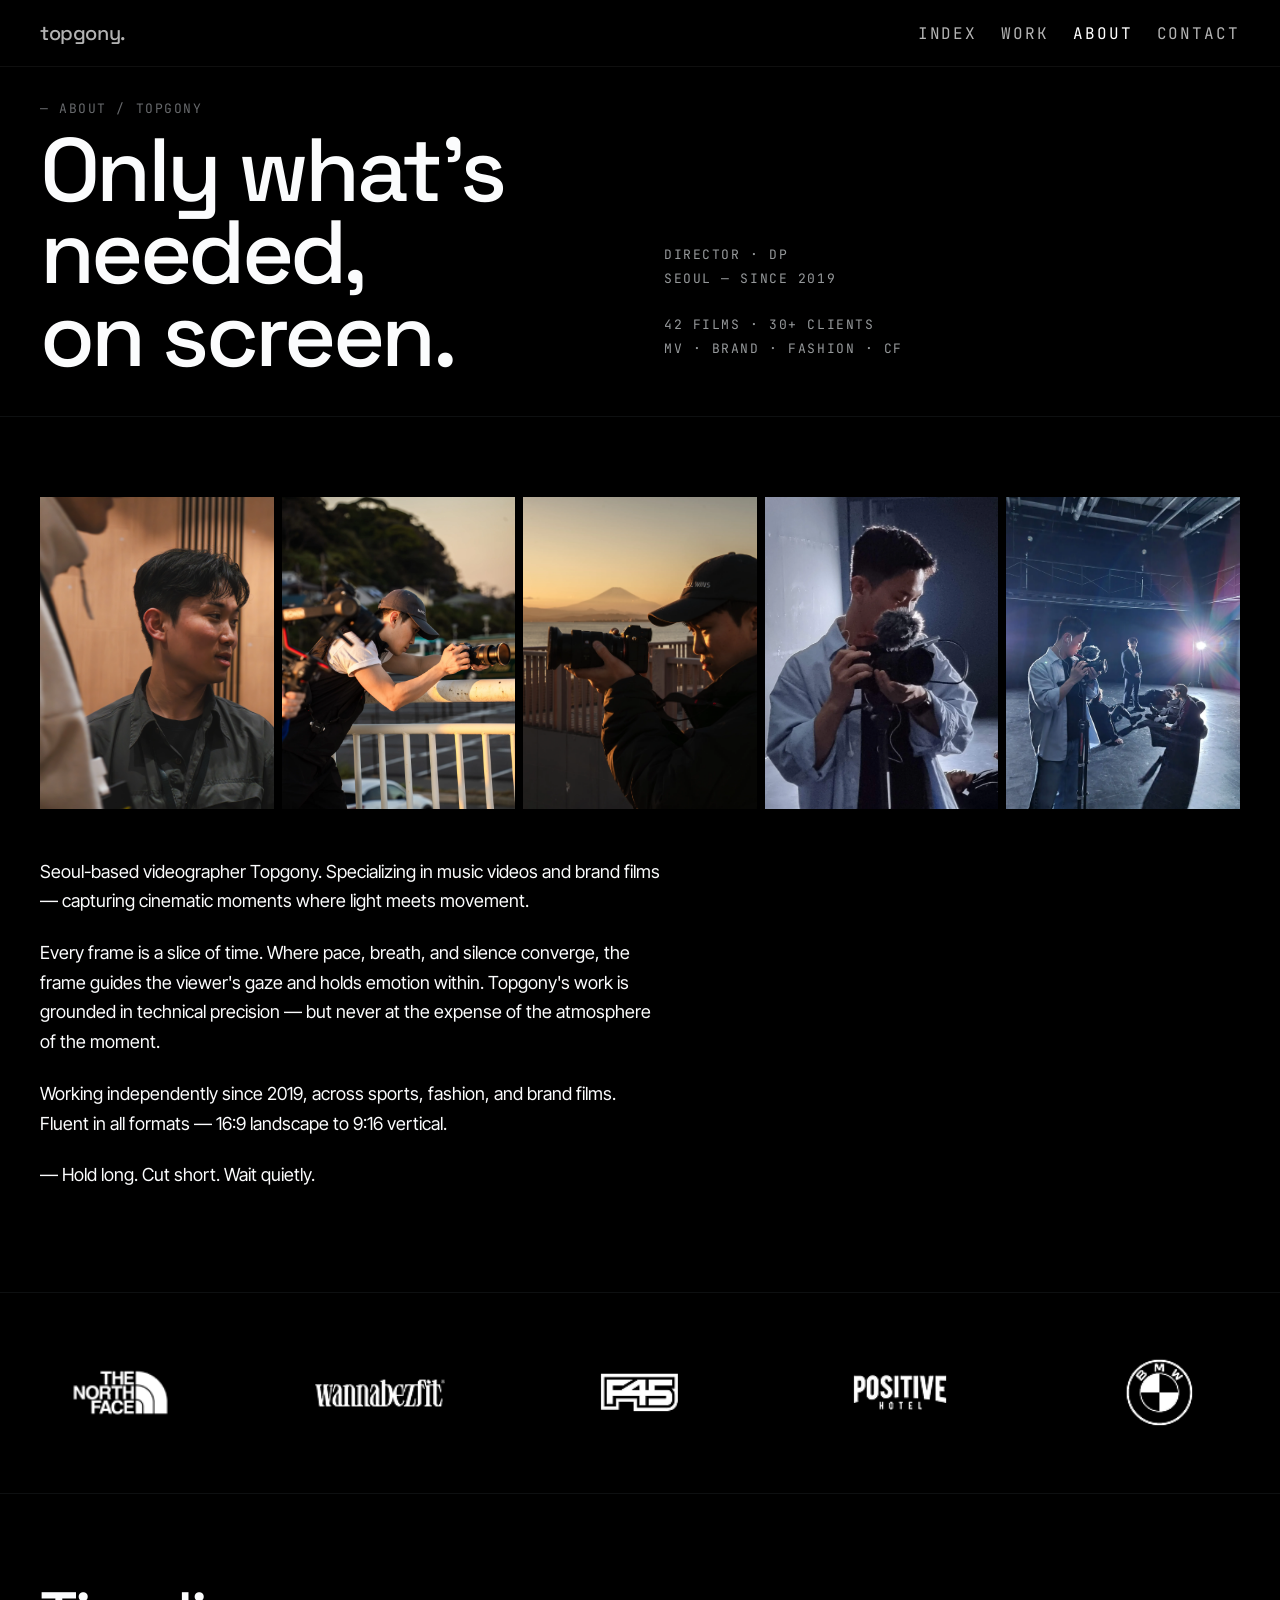
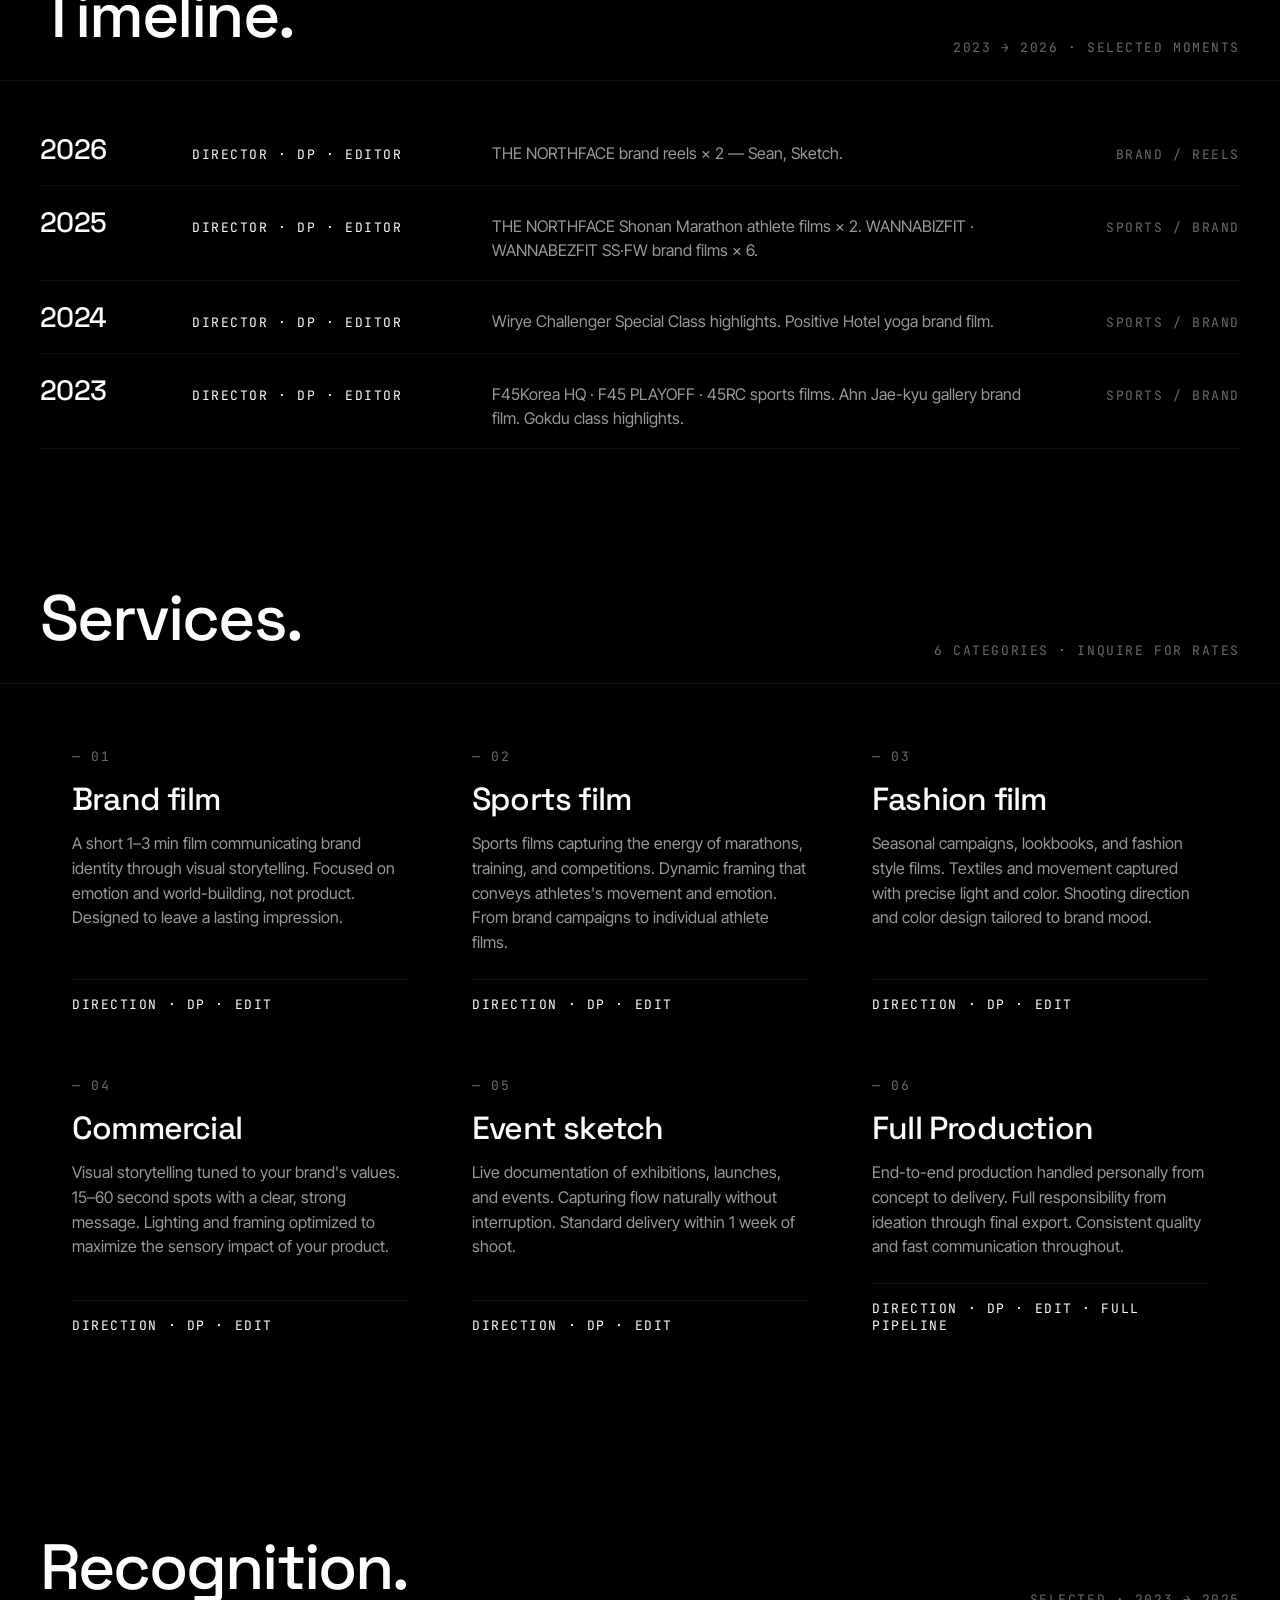
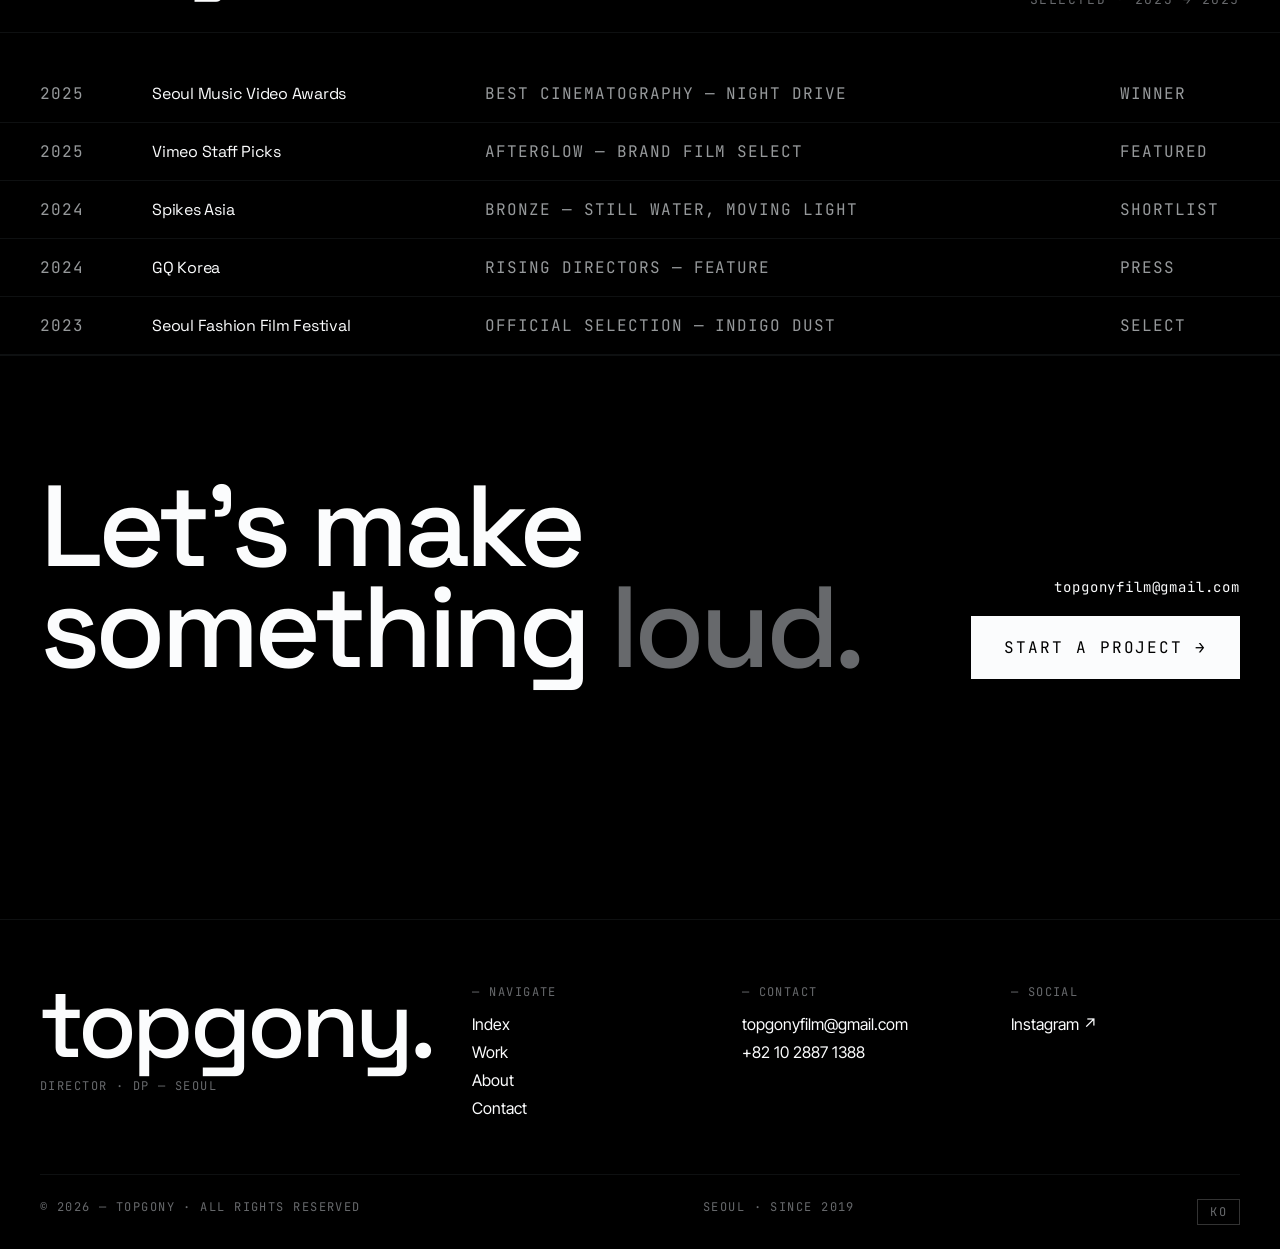
<file: about.html>
<!doctype html>
<html lang="ko"><head><meta charset="utf-8"/><meta name="viewport" content="width=device-width, initial-scale=1.0"/><title>Topgony — About</title>
<meta name="description" content="서울 기반 비디오그래퍼 Topgony. 2019년부터 뮤직비디오, 브랜드 필름, 스포츠 필름을 연출·촬영하고 있습니다."/>
<meta property="og:type" content="website"/>
<meta property="og:url" content="https://topgonyisback.github.io/topgony-portfolio/about.html"/>
<meta property="og:title" content="About — Topgony"/>
<meta property="og:description" content="서울 기반 비디오그래퍼 Topgony. 2019년부터 뮤직비디오, 브랜드 필름, 스포츠 필름을 연출·촬영하고 있습니다."/>
<meta property="og:image" content="https://topgonyisback.github.io/topgony-portfolio/photos/about-3.jpeg"/>
<meta name="twitter:card" content="summary_large_image"/>
<meta name="twitter:title" content="About — Topgony"/>
<meta name="twitter:description" content="서울 기반 비디오그래퍼 Topgony. 2019년부터 뮤직비디오, 브랜드 필름, 스포츠 필름을 연출·촬영하고 있습니다."/>
<meta name="twitter:image" content="https://topgonyisback.github.io/topgony-portfolio/photos/about-3.jpeg"/>
<link rel="stylesheet" href="site.css"/>
<style>
.pb { padding:80px var(--side-pad); display:flex; flex-direction:column; gap:48px; }
.portrait-strip { display:grid; grid-template-columns:repeat(5,1fr); gap:8px; }
.portrait-strip__img { aspect-ratio:3/4; background:repeating-linear-gradient(135deg,#0c0c0c 0 12px,#131313 12px 24px); position:relative; overflow:hidden; }
.portrait-strip__img img { width:100%; height:100%; object-fit:cover; display:block; }
.bio { font-size:18px; line-height:1.65; color:var(--text); max-width:62ch; }
.bio p { margin:0 0 22px; }
.tl { padding:0 var(--side-pad) 48px; }
.tl__r { display:grid; grid-template-columns:120px 1fr 2fr 180px; gap:32px; padding:18px 0; border-bottom:1px solid var(--border-subtle); align-items:baseline; }
.tl__y { font-family:var(--font-display); font-size:28px; font-weight:500; letter-spacing:-0.02em; }
.tl__role { font-family:var(--font-mono); font-size:13px; letter-spacing:var(--ls-meta); text-transform:uppercase; color:var(--text); }
.tl__d { font-size:16px; color:var(--text-muted); line-height:1.5; }
.tl__tag { font-family:var(--font-mono); font-size:13px; letter-spacing:var(--ls-meta); text-transform:uppercase; color:var(--text-dim); text-align:right; }
.svc { padding:0 var(--side-pad) 80px; display:grid; grid-template-columns:repeat(3,1fr); gap:0; }
.svc__c { padding:32px; background:#000; min-height:220px; display:flex; flex-direction:column; }
.svc__c h3 { font-family:var(--font-display); font-size:32px; font-weight:500; letter-spacing:-0.025em; margin:0 0 12px; }
.svc__c p { margin:0 0 auto; font-size:16px; line-height:1.55; color:var(--text-muted); }
.svc__no { font-family:var(--font-mono); font-size:13px; letter-spacing:var(--ls-meta); text-transform:uppercase; color:var(--text-dim); margin-bottom:14px; }
.svc__m { padding-top:16px; margin-top:24px; border-top:1px solid var(--border-subtle); font-family:var(--font-mono); font-size:13px; letter-spacing:var(--ls-meta); text-transform:uppercase; color:var(--text); }
.brands { padding:40px var(--side-pad); border-top:1px solid var(--border-subtle); border-bottom:1px solid var(--border-subtle); display:flex; align-items:center; justify-content:center; gap:0; }
.brands__label { font-family:var(--font-mono); font-size:10px; letter-spacing:var(--ls-meta); text-transform:uppercase; color:var(--text-dim); white-space:nowrap; margin-right:40px; flex-shrink:0; }
.brands__list { display:flex; align-items:center; gap:0; flex-wrap:nowrap; }
.brands__item { font-family:var(--font-display); font-size:22px; font-weight:500; letter-spacing:-0.02em; color:var(--ink-400); white-space:nowrap; transition:color var(--d-fast) var(--e-out); }
.brands__item:hover { color:var(--text); }
.brands__logo { height:120px; width:auto; max-width:280px; object-fit:contain; opacity:1; display:block; }
.brands__div { display:none; }
@keyframes tg-marquee { from { transform:translateX(0); } to { transform:translateX(-50%); } }
@media (max-width:640px) {
  .brands { padding:24px 0; justify-content:flex-start; overflow:hidden; }
  .brands__list { gap:0; flex-shrink:0; }
  .brands__logo { height:120px; width:auto; max-width:none; }
  .brands__item { font-size:17px; }
}
.press__r { display:grid; grid-template-columns:80px 1fr 2fr 120px; gap:32px; padding:18px var(--side-pad); border-bottom:1px solid var(--border-subtle); font-family:var(--font-mono); font-size:16px; letter-spacing:var(--ls-wide); color:var(--text-muted); text-transform:uppercase; }
.press__r strong { color:var(--text); font-weight:400; font-family:var(--font-display); font-size:16px; letter-spacing:-0.015em; text-transform:none; }
.cta { padding:120px var(--side-pad); border-top:1px solid var(--border-subtle); display:grid; grid-template-columns:1fr auto; gap:48px; align-items:end; }
.cta h2 { font-family:var(--font-display); font-size:clamp(64px,9vw,140px); font-weight:500; line-height:0.88; letter-spacing:-0.045em; margin:0; }
.cta h2 em { font-style:normal; color:var(--text-dim); }
.cta__r { display:flex; flex-direction:column; align-items:flex-end; gap:20px; }
.cta__r span { font-family:var(--font-mono); font-size:14px; letter-spacing:var(--ls-wide); }
@media (max-width:640px) {
  .pb { padding:48px 16px; gap:32px; }
  .portrait-strip { grid-template-columns:repeat(2,1fr); }
  .bio { font-size:16px; }
  .tl { padding:0 16px 32px; }
  .tl__r { grid-template-columns:72px 1fr; gap:12px 16px; }
  .tl__d { grid-column:2; }
  .tl__tag { display:none; }
  .svc { grid-template-columns:1fr; margin:0 16px 48px; }
  .press__r { grid-template-columns:52px 1fr; gap:10px; padding:12px 16px; }
  .press__r span:nth-child(3), .press__r span:nth-child(4) { display:none; }
  .cta { grid-template-columns:1fr; padding:64px 16px; gap:24px; }
  .cta__r { align-items:flex-start; }
}
</style></head><body>
<div id="hd"></div>

<section class="hero">
  <div><div class="hero__k anim" style="animation-delay:0.05s">— About / Topgony</div><h1 class="anim" style="animation-delay:0.18s" data-i18n="hero.h1">필요한 것만,<br/>화면에 담습니다.</h1></div>
  <div class="hero__s anim" style="animation-delay:0.32s">DIRECTOR · DP<br/>SEOUL — SINCE 2019<br/><br/>42 FILMS · 30+ CLIENTS<br/>MV · BRAND · FASHION · CF</div>
</section>

<section class="pb">
  <div class="portrait-strip">
    <div class="portrait-strip__img"><img src="photos/about-1.webp" alt=""/></div>
    <div class="portrait-strip__img"><img src="photos/about-2.webp" alt=""/></div>
    <div class="portrait-strip__img"><img src="photos/about-3.webp" alt=""/></div>
    <div class="portrait-strip__img"><img src="photos/about-4.webp" alt=""/></div>
    <div class="portrait-strip__img"><img src="photos/about-5.webp" alt=""/></div>
  </div>
  <div class="bio">
    <p data-i18n="about.bio.1">서울을 기반으로 활동하는 비디오그래퍼 Topgony. 뮤직비디오와 브랜드 필름을 중심으로, 빛과 움직임이 만드는 영화적 순간을 기록합니다.</p>
    <p data-i18n="about.bio.2">영상 한 컷은 시간의 조각입니다. 속도와 호흡, 침묵이 교차하는 자리에서 프레임은 관객의 시선을 이끌고 그 안에 감정을 담습니다. Topgony의 작업은 기술적 완성도를 바탕으로 하되, 그 순간의 공기를 잃지 않는 것을 우선합니다.</p>
    <p data-i18n="about.bio.3">2019년부터 독립적으로 활동을 시작, ARC, Hyundai, Naver, Atelier Noir 등 국내외 브랜드와 협업해 왔습니다. 16:9 랜드스케이프부터 9:16 버티컬까지 다양한 포맷에 대응합니다.</p>
    <p data-i18n="about.bio.4">— 오래 붙잡고, 짧게 자르고, 가만히 기다립니다.</p>
  </div>
</section>

<div class="brands">
  <div class="brands__list">
    <img class="brands__logo" src="logos/the Northface-white.png" alt="The Northface"/>
    <span class="brands__div"></span>
    <img class="brands__logo" src="logos/wannabezfit-white.png" alt="Wannabezfit"/>
    <span class="brands__div"></span>
    <img class="brands__logo" src="logos/F45-white.png" alt="F45 Korea"/>
    <span class="brands__div"></span>
    <img class="brands__logo" src="logos/Positive hotel.png" alt="파지티브호텔"/>
    <span class="brands__div"></span>
    <img class="brands__logo" src="logos/bmw-white-logo.png" alt="BMW"/>
  </div>
</div>

<div class="sh"><h2>Timeline.</h2><span>2023 → 2026 · SELECTED MOMENTS</span></div>
<section class="tl" id="tl"></section>

<div class="sh"><h2>Services.</h2><span>6 CATEGORIES · INQUIRE FOR RATES</span></div>
<section class="svc" id="svc"></section>


<div class="sh"><h2>Recognition.</h2><span>SELECTED · 2023 → 2025</span></div>
<section id="press"></section>

<section class="cta">
  <h2>Let's make<br/>something <em>loud.</em></h2>
  <div class="cta__r"><span class="copy-email" data-email="topgonyfilm@gmail.com" style="cursor:pointer;">topgonyfilm@gmail.com</span><a class="btn btn--p btn--lg" href="contact.html">START A PROJECT →</a></div>
</section>

<div id="ft"></div>

<script src="i18n.js"></script><script src="data.js"></script><script src="components.js"></script>
<script>
document.getElementById('hd').innerHTML = tplHeader('about');
document.getElementById('ft').innerHTML = tplFooter();

document.getElementById('tl').innerHTML = TG.timeline.map(tl =>
  `<div class="tl__r"><div class="tl__y">${tl.y}</div><div class="tl__role">${tl.role}</div><div class="tl__d">${t(tl.desc, tl.desc_en)}</div><div class="tl__tag">${tl.tag}</div></div>`
).join('');

document.getElementById('svc').innerHTML = TG.services.map(s =>
  `<div class="svc__c"><span class="svc__no">— ${s.no}</span><h3>${s.t}</h3><p>${t(s.d, s.d_en)}</p><div class="svc__m">${t(s.m, s.m_en)}</div></div>`
).join('');

document.getElementById('press').innerHTML = TG.press.map(p =>
  `<div class="press__r"><span>${p.y}</span><strong>${p.t}</strong><span>${p.d}</span><span>${p.s}</span></div>`
).join('');

applyI18n();
bindCopyPhone();

// 마키 — 브라우저 너비 640px 이하일 때 롤링, 초과 시 정적 (리사이즈 대응)
(function() {
  const BP = 640;
  const list = document.querySelector('.brands__list');
  if (!list) return;
  const originalHTML = list.innerHTML;
  let active = false;

  function enableMarquee() {
    if (active) return;
    active = true;
    list.innerHTML = originalHTML;
    const imgs = list.querySelectorAll('img');
    const loads = [...imgs].map(img =>
      img.complete ? Promise.resolve() : new Promise(r => { img.onload = r; img.onerror = r; })
    );
    Promise.all(loads).then(() => {
      const w = list.scrollWidth;
      list.innerHTML += list.innerHTML;
      let s = document.getElementById('tg-marquee-style');
      if (!s) { s = document.createElement('style'); s.id = 'tg-marquee-style'; document.head.appendChild(s); }
      s.textContent = `@keyframes tg-marquee-m { from{transform:translateX(0)} to{transform:translateX(-${w}px)} }`;
      list.style.animation = 'tg-marquee-m 10s linear infinite';
    });
  }

  function disableMarquee() {
    if (!active) return;
    active = false;
    list.style.animation = '';
    list.innerHTML = originalHTML;
  }

  function check() {
    window.innerWidth <= BP ? enableMarquee() : disableMarquee();
  }

  check();
  let t;
  window.addEventListener('resize', () => { clearTimeout(t); t = setTimeout(check, 150); });
})();
</script>
</body></html>
</file>
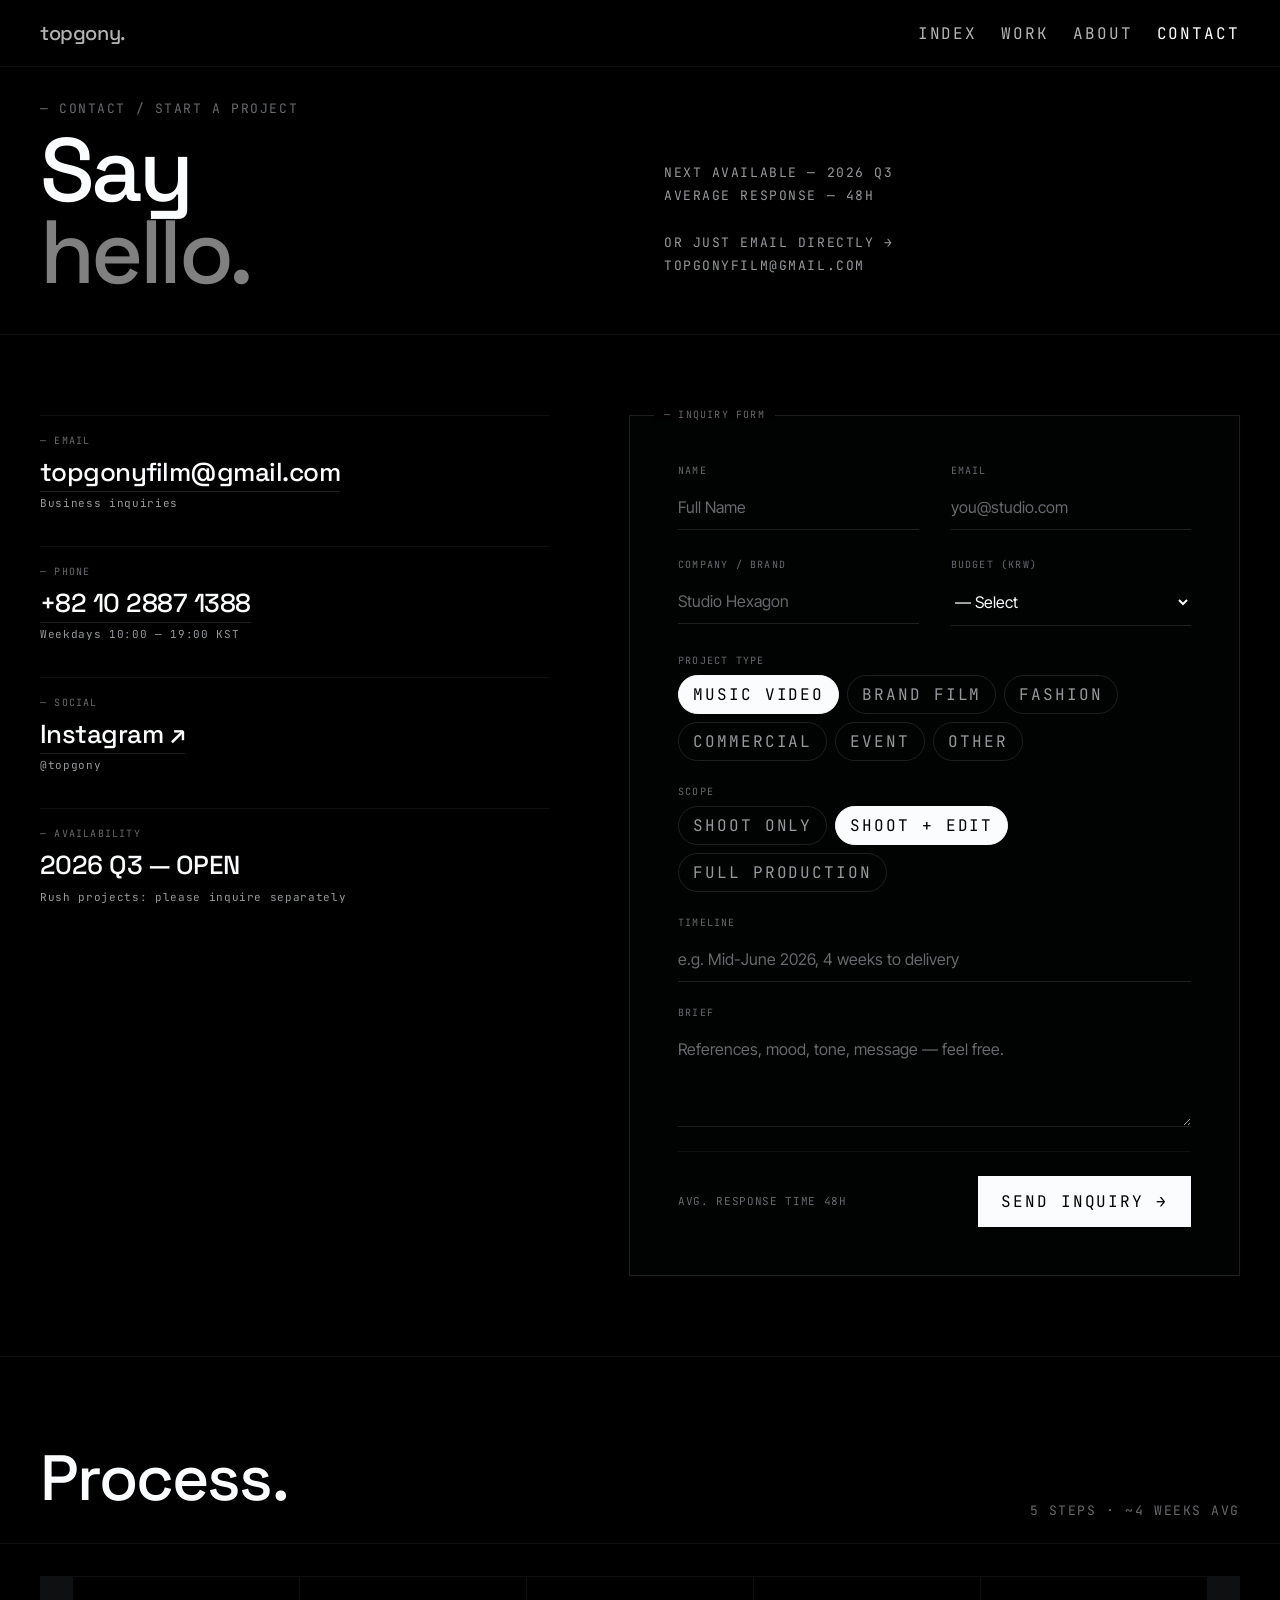
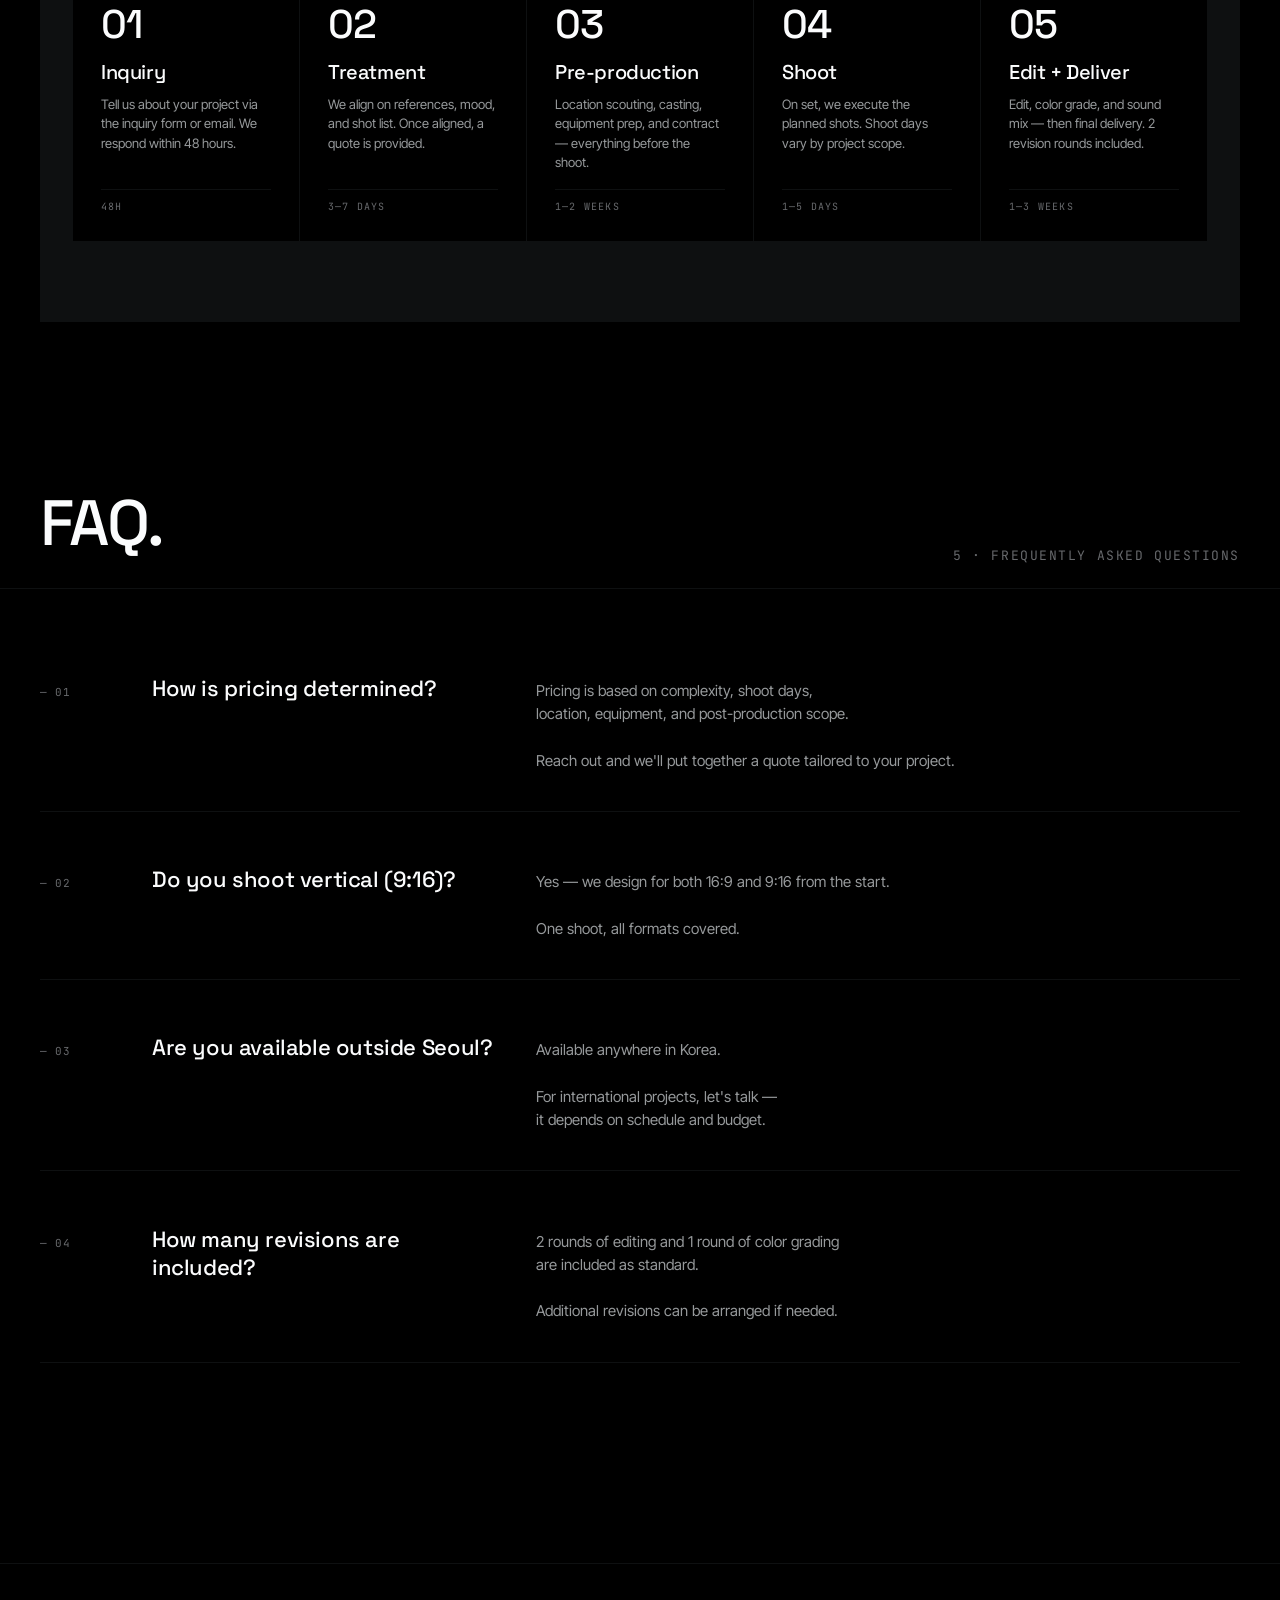
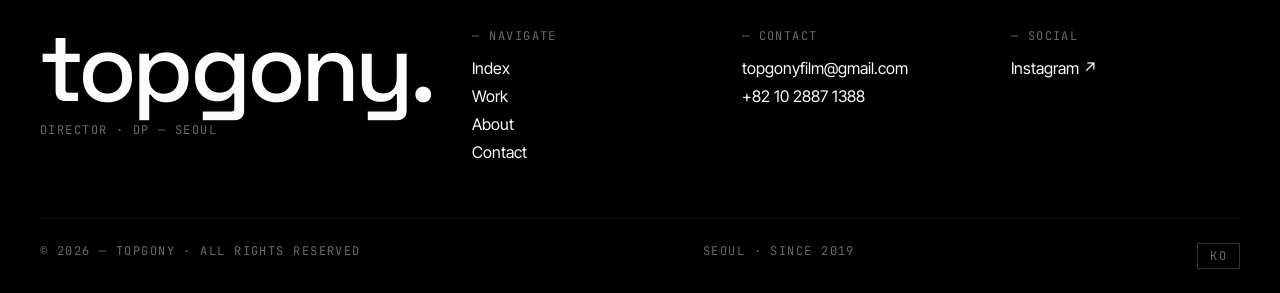
<file: contact.html>
<!doctype html>
<html lang="ko"><head><meta charset="utf-8"/><meta name="viewport" content="width=device-width, initial-scale=1.0"/><title>Topgony — Contact</title>
<meta name="description" content="프로젝트 문의 및 협업 제안. 48시간 내 회신드립니다."/>
<meta property="og:type" content="website"/>
<meta property="og:url" content="https://topgonyisback.github.io/topgony-portfolio/contact.html"/>
<meta property="og:title" content="Contact — Topgony"/>
<meta property="og:description" content="프로젝트 문의 및 협업 제안. 48시간 내 회신드립니다."/>
<meta property="og:image" content="https://topgonyisback.github.io/topgony-portfolio/photos/about-3.jpeg"/>
<meta name="twitter:card" content="summary_large_image"/>
<meta name="twitter:title" content="Contact — Topgony"/>
<meta name="twitter:description" content="프로젝트 문의 및 협업 제안. 48시간 내 회신드립니다."/>
<meta name="twitter:image" content="https://topgonyisback.github.io/topgony-portfolio/photos/about-3.jpeg"/>
<link rel="stylesheet" href="site.css"/>
<style>
.cm { padding:80px var(--side-pad); display:grid; grid-template-columns:1fr 1.2fr; gap:80px; border-bottom:1px solid var(--border-subtle); }
.toast { position:fixed; bottom:40px; left:50%; transform:translateX(-50%) translateY(20px); background:var(--text); color:#000; font-family:var(--font-mono); font-size:15px; letter-spacing:var(--ls-meta); text-transform:uppercase; padding:18px 36px; white-space:nowrap; opacity:0; transition:opacity 0.3s ease, transform 0.3s ease; pointer-events:none; z-index:999; }
.toast.is-error { background:#e55; color:#fff; }
.toast.is-show { opacity:1; transform:translateX(-50%) translateY(0); }
.info { display:flex; flex-direction:column; gap:36px; }
.info__c { border-top:1px solid var(--border-subtle); padding-top:18px; }
.info__c h3 { font-family:var(--font-mono); font-size:10px; letter-spacing:var(--ls-meta); text-transform:uppercase; color:var(--text-dim); margin:0 0 10px; font-weight:400; }
.info__c p { margin:0; font-family:var(--font-display); font-size:26px; font-weight:500; letter-spacing:-0.02em; line-height:1.2; }
.info__c a { border-bottom:1px solid var(--border); padding-bottom:2px; transition: border-color var(--d-fast) var(--e-out); }
.info__c a:hover { border-color:var(--text); }
.info__c small { display:block; margin-top:8px; font-family:var(--font-mono); font-size:11px; letter-spacing:var(--ls-wide); color:var(--text-muted); }
.form { border:1px solid var(--border); padding:48px; background:var(--ink-050); position:relative; }
.form::before { content:"— INQUIRY FORM"; position:absolute; top:-8px; left:24px; font-family:var(--font-mono); font-size:10px; letter-spacing:var(--ls-meta); text-transform:uppercase; color:var(--text-dim); background:#000; padding:0 10px; }
.form__r { display:grid; grid-template-columns:1fr 1fr; gap:32px; margin-bottom:28px; }
.form__f { display:flex; flex-direction:column; gap:8px; }
.form__f--full { grid-column:1/-1; }
.form__f label { font-family:var(--font-mono); font-size:10px; letter-spacing:var(--ls-meta); text-transform:uppercase; color:var(--text-dim); }
.form__f input, .form__f textarea, .form__f select { background:transparent; border:0; border-bottom:1px solid var(--border); padding:12px 0; font-family:var(--font-body); font-size:16px; color:var(--text); width:100%; transition: border-color var(--d-fast) var(--e-out); }
.form__f input::placeholder, .form__f textarea::placeholder { color:var(--ink-500); }
.form__f input:focus, .form__f textarea:focus, .form__f select:focus { outline:none; border-bottom-color:var(--text); }
.form__f textarea { resize:vertical; min-height:100px; }
.form__a { display:flex; justify-content:space-between; align-items:center; padding-top:24px; border-top:1px solid var(--border-subtle); margin-top:24px; }
.form__a span { font-family:var(--font-mono); font-size:11px; letter-spacing:var(--ls-wide); color:var(--text-dim); text-transform:uppercase; }
.proc { padding:0 32px 80px; display:grid; grid-template-columns:repeat(5,1fr); gap:1px; background:var(--border-subtle); border:1px solid var(--border-subtle); margin:0 var(--side-pad) 80px; }
.proc__c { padding:28px; background:#000; min-height:200px; display:flex; flex-direction:column; }
.proc__c h4 { font-family:var(--font-display); font-size:20px; font-weight:500; letter-spacing:-0.02em; margin:0 0 10px; }
.proc__c p { margin:0 0 auto; font-size:13px; line-height:1.5; color:var(--text-muted); }
.proc__n { font-family:var(--font-display); font-size:40px; font-weight:500; letter-spacing:-0.025em; line-height:1; margin-bottom:14px; }
.proc__d { margin-top:16px; padding-top:10px; border-top:1px solid var(--border-subtle); font-family:var(--font-mono); font-size:10px; letter-spacing:var(--ls-meta); text-transform:uppercase; color:var(--text-dim); }
.faq { padding:0 var(--side-pad) 80px; }
.faq__i { display:grid; grid-template-columns:80px 1fr 2fr; gap:32px; padding:24px 0; border-bottom:1px solid var(--border-subtle); align-items:baseline; }
.faq__no { font-family:var(--font-mono); font-size:11px; letter-spacing:var(--ls-wide); color:var(--text-dim); }
.faq__q { font-family:var(--font-display); font-size:22px; font-weight:500; letter-spacing:-0.018em; }
.faq__a { font-size:15px; color:var(--text-muted); line-height:1.55; }
@media (max-width:640px) {
  .cm { grid-template-columns:1fr; padding:48px 16px; gap:48px; }
  .form { padding:28px 20px; }
  .form::before { left:16px; }
  .form__r { grid-template-columns:1fr; gap:20px; }
  .proc { grid-template-columns:repeat(2,1fr); margin:0 16px 48px; }
  .faq { padding:0 16px 48px; }
  .faq__i { grid-template-columns:1fr; gap:8px; }
  .faq__no { display:none; }
}
</style></head><body>
<div id="hd"></div>

<section class="hero">
  <div><div class="hero__k anim" style="animation-delay:0.05s">— Contact / Start a project</div><h1 class="anim" style="animation-delay:0.18s">Say<br/><em>hello.</em></h1></div>
  <div class="hero__s anim" style="animation-delay:0.32s">NEXT AVAILABLE — 2026 Q3<br/>AVERAGE RESPONSE — 48H<br/><br/>OR JUST EMAIL DIRECTLY →<br/>TOPGONYFILM@GMAIL.COM</div>
</section>

<section class="cm">
  <div class="info">
    <div class="info__c"><h3>— Email</h3><p><a class="copy-email" data-email="topgonyfilm@gmail.com" style="cursor:pointer; border-bottom:1px solid var(--border); padding-bottom:2px;">topgonyfilm@gmail.com</a></p><small data-i18n="contact.email.sub">업무 문의 · 평균 48시간 회신</small></div>
    <div class="info__c"><h3>— Phone</h3><p><a class="copy-phone" data-phone="+82 10 2887 1388" style="cursor:pointer; border-bottom:1px solid var(--border); padding-bottom:2px;">+82 10 2887 1388</a></p><small data-i18n="contact.phone.sub">평일 10:00 — 19:00 KST</small></div>
    <div class="info__c"><h3>— Social</h3><p><a href="https://www.instagram.com/topgony/" target="_blank" rel="noopener">Instagram ↗</a></p><small>@topgony</small></div>
    <div class="info__c"><h3>— Availability</h3><p>2026 Q3 — OPEN</p><small data-i18n="contact.avail.sub">급한 프로젝트는 별도 문의</small></div>
  </div>

  <form class="form" id="contactForm" action="https://api.web3forms.com/submit" method="POST">
    <input type="hidden" name="access_key" value="6fcebde7-6645-43b7-b7f9-6b3d8e268b70"/>
    <input type="hidden" name="subject" value="[Topgony] 새 프로젝트 문의"/>
    <input type="hidden" name="from_name" value="Topgony Portfolio"/>
    <input type="checkbox" name="botcheck" style="display:none"/>
    <div class="form__r">
      <div class="form__f"><label>Name</label><input name="name" data-i18n-placeholder="contact.form.name" placeholder="홍길동"/></div>
      <div class="form__f"><label>Email</label><input type="email" name="email" placeholder="you@studio.com"/></div>
    </div>
    <div class="form__r">
      <div class="form__f"><label>Company / Brand</label><input name="company" placeholder="Studio Hexagon"/></div>
      <div class="form__f"><label>Budget (KRW)</label>
        <select name="budget">
          <option data-i18n="contact.budget.select">— 선택</option>
          <option data-i18n="contact.budget.1">~ 500만</option>
          <option data-i18n="contact.budget.2">500 — 1,500만</option>
          <option data-i18n="contact.budget.3">1,500 — 3,000만</option>
          <option data-i18n="contact.budget.4">3,000 — 7,000만</option>
          <option data-i18n="contact.budget.5">7,000만 +</option>
        </select>
      </div>
    </div>
    <div class="form__f form__f--full" style="margin-bottom:24px"><label>Project type</label>
      <div class="chips" id="ptype">
        <button type="button" class="chip is-active">MUSIC VIDEO</button>
        <button type="button" class="chip">BRAND FILM</button>
        <button type="button" class="chip">FASHION</button>
        <button type="button" class="chip">COMMERCIAL</button>
        <button type="button" class="chip">EVENT</button>
        <button type="button" class="chip">OTHER</button>
      </div>
    </div>
    <div class="form__f form__f--full" style="margin-bottom:24px"><label>Scope</label>
      <div class="chips" id="pscope">
        <button type="button" class="chip" data-i18n="contact.scope.shoot">촬영만</button>
        <button type="button" class="chip is-active" data-i18n="contact.scope.shootedit">촬영 + 편집</button>
        <button type="button" class="chip" data-i18n="contact.scope.full">전 프로세스</button>
      </div>
    </div>
    <div class="form__f form__f--full" style="margin-bottom:24px"><label>Timeline</label><input name="timeline" data-i18n-placeholder="contact.form.timeline" placeholder="예: 2026년 6월 중순, 납품까지 4주"/></div>
    <div class="form__f form__f--full" style="margin-bottom:24px"><label>Brief</label><textarea name="brief" data-i18n-placeholder="contact.form.brief" placeholder="레퍼런스, 무드, 톤, 메시지 — 자유롭게."></textarea></div>
    <div class="form__a"><span data-i18n="contact.form.note">응답까지 평균 48시간</span><button type="submit" class="btn btn--p">SEND INQUIRY →</button></div>
  </form>
</section>

<div class="sh"><h2>Process.</h2><span>5 STEPS · ~4 WEEKS AVG</span></div>
<section class="proc" id="proc"></section>

<div class="sh"><h2>FAQ.</h2><span data-i18n="contact.faq.subhead">5 · 자주 묻는 질문</span></div>
<section class="faq" id="faq"></section>

<div class="toast" id="toast"></div>
<div id="ft"></div>

<script src="i18n.js"></script><script src="data.js"></script><script src="components.js"></script>
<script>
document.getElementById('hd').innerHTML = tplHeader('contact');
document.getElementById('ft').innerHTML = tplFooter();

document.getElementById('proc').innerHTML = TG.process.map(p =>
  `<div class="proc__c"><div class="proc__n">${p.n}</div><h4>${p.t}</h4><p>${t(p.d, p.d_en)}</p><div class="proc__d">${t(p.dur, p.dur_en)}</div></div>`
).join('');

document.getElementById('faq').innerHTML = TG.faq.map((f,i) =>
  `<div class="faq__i"><span class="faq__no">— ${String(i+1).padStart(2,'0')}</span><h4 class="faq__q">${t(f.q, f.q_en)}</h4><p class="faq__a">${t(f.a, f.a_en)}</p></div>`
).join('');

applyI18n();
bindCopyPhone();

// 토스트 알림
function showToast(msg, isError = false) {
  const toast = document.getElementById('toast');
  toast.textContent = msg;
  toast.classList.toggle('is-error', isError);
  toast.classList.add('is-show');
  setTimeout(() => toast.classList.remove('is-show'), 4000);
}

// Web3Forms 제출 처리
document.getElementById('contactForm').addEventListener('submit', async function(e) {
  e.preventDefault();
  const btn = this.querySelector('[type=submit]');
  btn.disabled = true;
  btn.textContent = 'SENDING...';
  try {
    const res = await fetch('https://api.web3forms.com/submit', {
      method: 'POST',
      body: new FormData(this)
    });
    const json = await res.json();
    if (json.success) {
      showToast(TG_LANG === 'ko' ? '— 문의가 전달되었습니다. 곧 연락드리겠습니다.' : '— Inquiry sent. We\'ll be in touch shortly.');
      this.reset();
      btn.textContent = 'SENT ✓';
      setTimeout(() => { btn.disabled = false; btn.textContent = 'SEND INQUIRY →'; }, 4000);
    } else {
      throw new Error();
    }
  } catch {
    showToast(TG_LANG === 'ko' ? '전송에 실패했습니다. 이메일로 직접 연락해 주세요.' : 'Something went wrong. Please email us directly.', true);
    btn.disabled = false;
    btn.textContent = 'SEND INQUIRY →';
  }
});

['ptype','pscope'].forEach(id => {
  const g = document.getElementById(id);
  g.querySelectorAll('.chip').forEach(c => c.addEventListener('click', () => {
    g.querySelectorAll('.chip').forEach(x => x.classList.remove('is-active'));
    c.classList.add('is-active');
  }));
});
</script>
</body></html>
</file>
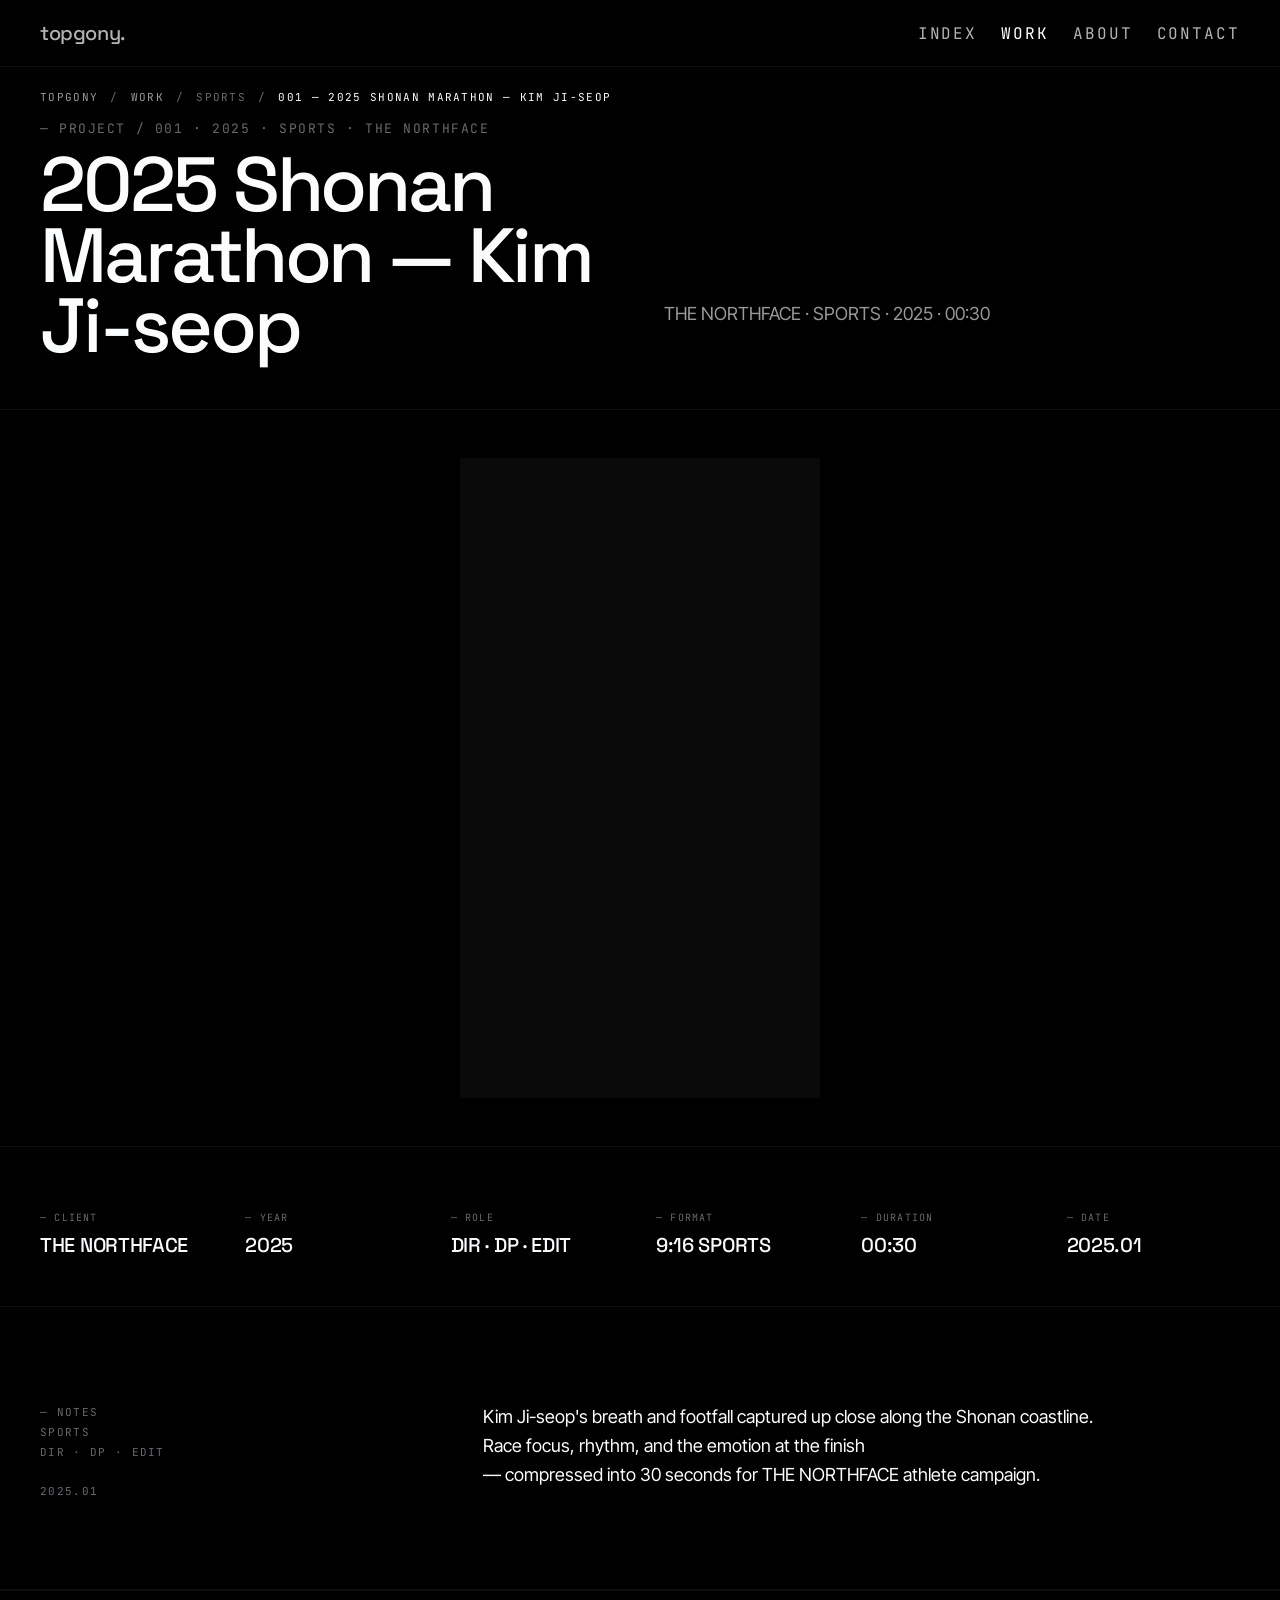
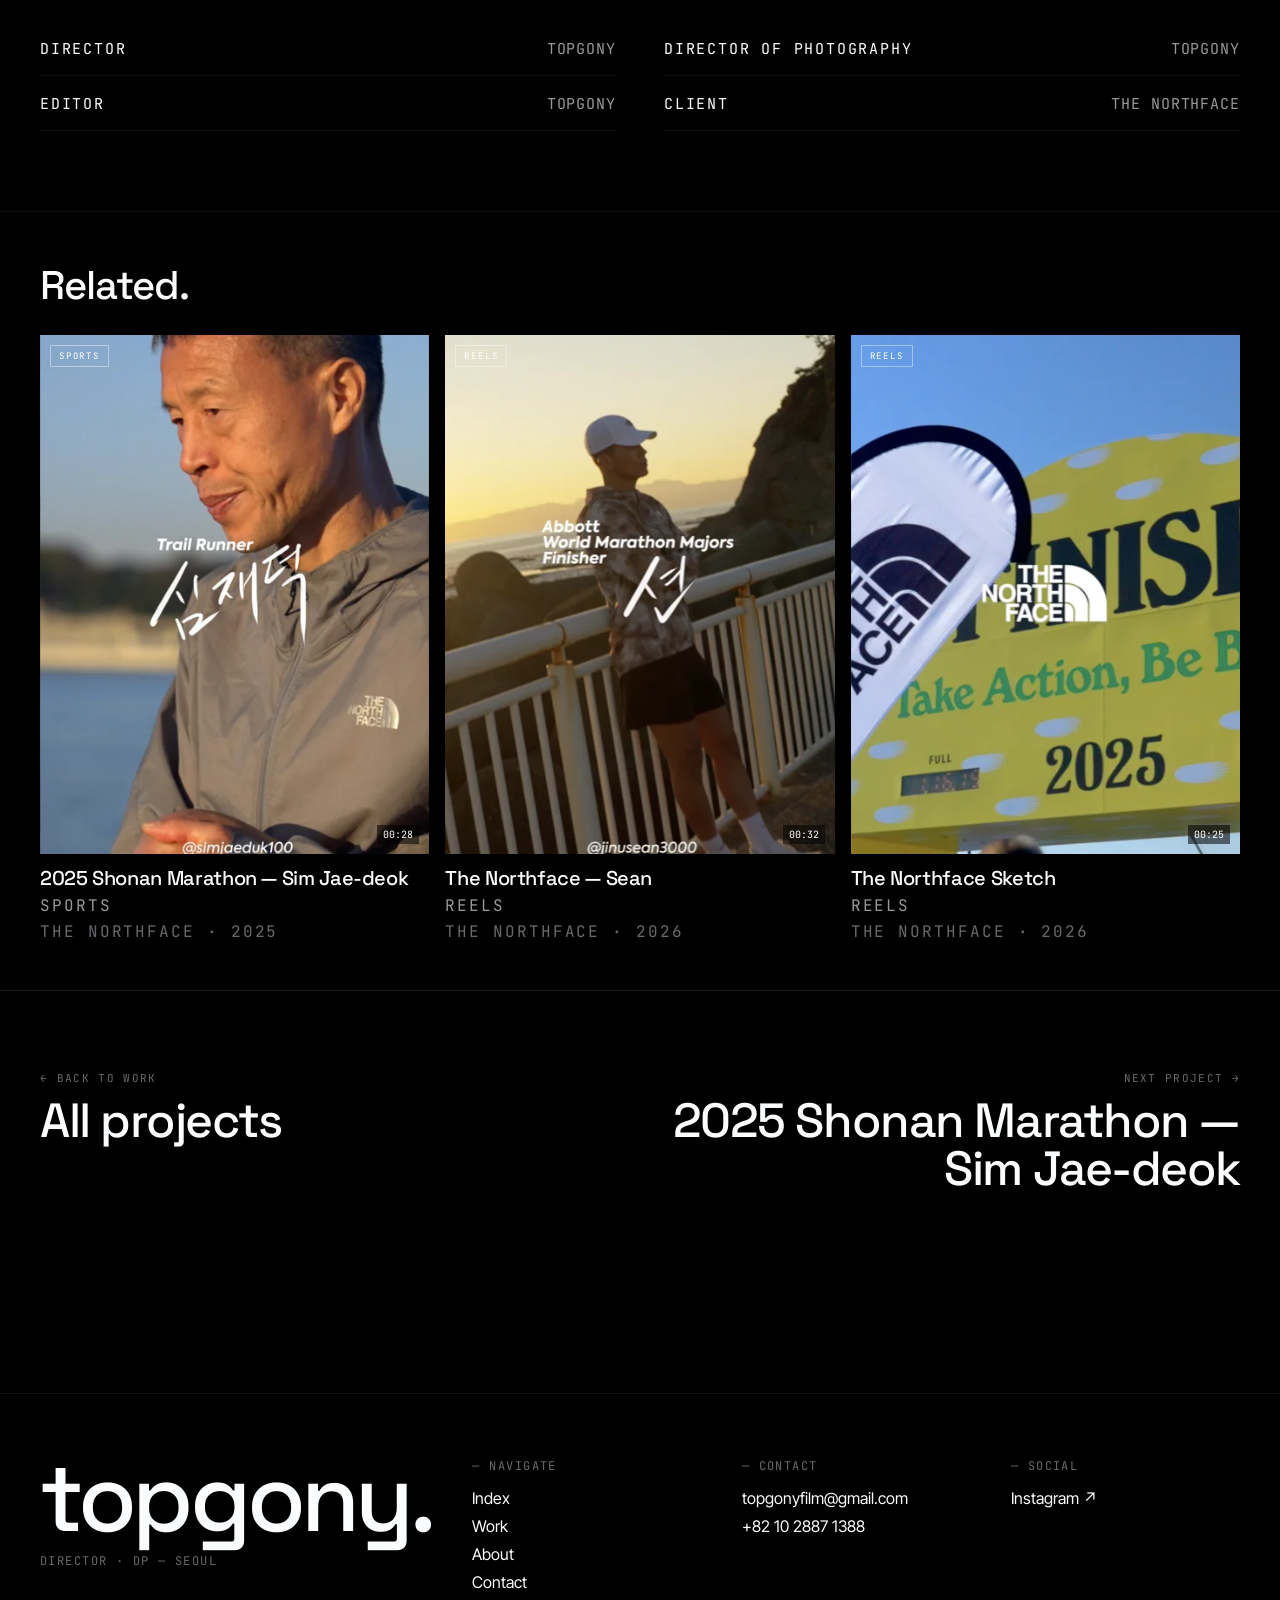
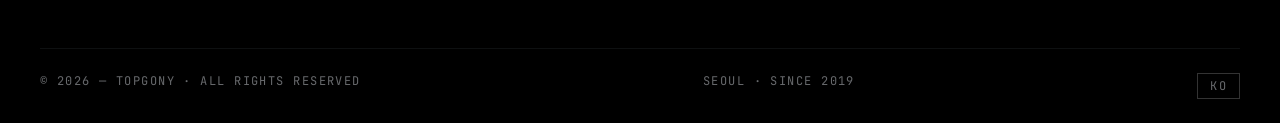
<file: project.html>
<!doctype html>
<html lang="ko"><head><meta charset="utf-8"/><meta name="viewport" content="width=device-width, initial-scale=1.0"/>
<title id="pageTitle">Topgony — Project</title>
<link rel="stylesheet" href="site.css"/>
<style>
.crumbs { padding:90px var(--side-pad) 16px; display:flex; gap:12px; align-items:center; font-family:var(--font-mono); font-size:11px; letter-spacing:var(--ls-meta); text-transform:uppercase; color:var(--text-muted); }
.crumbs span { color:var(--text-dim); }
.crumbs .cur { color:var(--text); }
.phero { padding:0 var(--side-pad) 48px; display:grid; grid-template-columns:1fr 1fr; gap:48px; align-items:end; border-bottom:1px solid var(--border-subtle); }
.phero h1 { font-family:var(--font-display); font-size:clamp(48px,6vw,96px); font-weight:500; line-height:0.92; letter-spacing:-0.04em; margin:0; }
.phero h1 em { font-style:normal; color:var(--text-dim); }
.phero__lede { font-size:18px; line-height:1.5; color:var(--text-muted); max-width:52ch; padding-bottom:16px; }

.player-wrap { padding:48px var(--side-pad); display:flex; justify-content:center; border-bottom:1px solid var(--border-subtle); }
.player { position:relative; background:#0a0a0a; overflow:hidden; flex-shrink:0; }
.player.ratio-916 { width:360px; aspect-ratio:9/16; }
.player.ratio-169 { width:min(720px, 100%); aspect-ratio:16/9; }
.player__yt { position:absolute; inset:0; }
.player__yt iframe { width:100%; height:100%; border:0; display:block; }
.player__thumb { position:absolute; inset:0; width:100%; height:100%; object-fit:cover; }

.pmeta { padding:48px var(--side-pad); display:grid; grid-template-columns:repeat(6,1fr); gap:32px; border-bottom:1px solid var(--border-subtle); }
.pmeta dt { font-family:var(--font-mono); font-size:10px; letter-spacing:var(--ls-meta); text-transform:uppercase; color:var(--text-dim); margin:0 0 8px; }
.pmeta dd { margin:0; font-family:var(--font-display); font-size:20px; font-weight:500; letter-spacing:-0.015em; }
.pbody { padding:80px var(--side-pad); display:grid; grid-template-columns:1fr 2fr; gap:64px; border-bottom:1px solid var(--border-subtle); }
.pbody__s { font-family:var(--font-mono); font-size:11px; letter-spacing:var(--ls-meta); text-transform:uppercase; color:var(--text-dim); line-height:1.8; }
.pbody__t { font-size:18px; line-height:1.6; color:var(--text); max-width:62ch; }
.pbody__t p { margin:0 0 20px; }
.creds { padding:80px var(--side-pad); border-top:1px solid var(--border-subtle); display:grid; grid-template-columns:1fr 2fr; gap:48px; }
.creds h3 { font-family:var(--font-display); font-size:40px; font-weight:500; letter-spacing:-0.025em; margin:0; }
.creds__l { display:grid; grid-template-columns:1fr 1fr; gap:18px 48px; }
.creds__r { display:flex; justify-content:space-between; padding-bottom:16px; border-bottom:1px solid var(--border-subtle); font-family:var(--font-mono); font-size:15px; letter-spacing:var(--ls-wide); color:var(--text-muted); text-transform:uppercase; }
.creds__r strong { color:var(--text); font-weight:400; letter-spacing:var(--ls-meta); font-size:15px; }
.related { padding:48px var(--side-pad); border-top:1px solid var(--border-subtle); }
.related h3 { font-family:var(--font-display); font-size:40px; font-weight:500; letter-spacing:-0.025em; margin:0 0 24px; }
.rg { display:grid; grid-template-columns:repeat(3,1fr); gap:16px; }
.nx { padding:80px var(--side-pad); border-top:1px solid var(--border); display:grid; grid-template-columns:1fr 1fr; gap:48px; }
.nx a { color:var(--text); }
.nx__k { font-family:var(--font-mono); font-size:11px; letter-spacing:var(--ls-meta); text-transform:uppercase; color:var(--text-dim); margin-bottom:12px; }
.nx__t { font-family:var(--font-display); font-size:48px; font-weight:500; letter-spacing:-0.03em; line-height:1; transition: color var(--d-base) var(--e-out); }
.nx a:hover .nx__t { color:var(--text-muted); }
.nx__rt { text-align:right; }
@media (max-width:640px) {
  .crumbs { padding:72px 16px 12px; gap:8px; flex-wrap:wrap; }
  .phero { grid-template-columns:1fr; padding:0 16px 32px; gap:20px; }
  .phero__lede { font-size:16px; }
  .player-wrap { padding:32px 16px; }
  .player.ratio-916 { width:min(360px, 90vw); }
  .player.ratio-169 { width:100%; }
  .pmeta { grid-template-columns:repeat(2,1fr); padding:32px 16px; gap:20px; }
  .pbody { grid-template-columns:1fr; padding:48px 16px; gap:32px; }
  .creds { grid-template-columns:1fr; padding:48px 16px; gap:24px; }
  .creds__l { grid-template-columns:1fr; gap:12px; }
  .related { padding:32px 16px; }
  .rg { grid-template-columns:1fr; }
  .nx { grid-template-columns:1fr; padding:48px 16px; gap:32px; }
  .nx__rt { text-align:left; }
  .nx__t { font-size:32px; }
}
</style></head><body>
<div id="hd"></div>
<div id="crumbs" class="crumbs"></div>
<section id="phero" class="phero"></section>
<div class="player-wrap">
  <div class="player" id="player"></div>
</div>
<dl class="pmeta" id="pmeta"></dl>
<section class="pbody" id="pbody"></section>
<section style="padding:48px var(--side-pad) 80px; border-top:1px solid var(--border-subtle);">
  <div class="creds__l" id="creds"></div>
</section>
<section class="related">
  <h3>Related.</h3>
  <div class="rg" id="related"></div>
</section>
<nav class="nx">
  <a href="work.html"><div class="nx__k">← BACK TO WORK</div><div class="nx__t">All projects</div></a>
  <div id="nxNext"></div>
</nav>
<div id="ft"></div>

<script src="i18n.js"></script><script src="data.js"></script><script src="components.js"></script>
<script>
document.getElementById('hd').innerHTML = tplHeader('work');
document.getElementById('ft').innerHTML = tplFooter();

// URL 파라미터에서 작품 번호 읽기
const no = location.hash.replace('#no=', '').trim() || TG.works[0].no;
const idx = TG.works.findIndex(x => x.no === no);
const w = idx >= 0 ? TG.works[idx] : TG.works[0];

// 타이틀
document.getElementById('pageTitle').textContent = `Topgony — ${t(w.title, w.title_en)}`;

// 브레드크럼
document.getElementById('crumbs').innerHTML =
  `<a href="index.html">TOPGONY</a><span>/</span>
   <a href="work.html">WORK</a><span>/</span>
   <span>${w.catLabel}</span><span>/</span>
   <span class="cur">${w.no} — ${t(w.title, w.title_en)}</span>`;

// 히어로
document.getElementById('phero').innerHTML =
  `<div>
     <div class="hero__k">— PROJECT / ${w.no} · ${w.year} · ${w.catLabel} · ${w.client}</div>
     <h1>${t(w.title, w.title_en)}</h1>
   </div>
   <p class="phero__lede">${w.client} · ${w.catLabel} · ${w.year} · ${w.dur}</p>`;

// 플레이어 비율 설정
const player = document.getElementById('player');
player.classList.add(w.ratio === '16/9' ? 'ratio-169' : 'ratio-916');

// YouTube iframe 또는 썸네일 fallback 렌더링
if (w.youtube_id) {
  player.innerHTML = `<div class="player__yt"><iframe src="https://www.youtube.com/embed/${w.youtube_id}?rel=0&modestbranding=1" title="${t(w.title, w.title_en)}" allow="accelerometer; autoplay; clipboard-write; encrypted-media; gyroscope; picture-in-picture; web-share" allowfullscreen></iframe></div>`;
} else if (w.thumb) {
  player.innerHTML = `<img class="player__thumb" src="${w.thumb}" alt="${t(w.title, w.title_en)}"/>`;
}

// 메타 정보
const formatLabel = w.ratio === '16/9' ? `16:9 ${w.catLabel}` : `9:16 ${w.catLabel}`;
document.getElementById('pmeta').innerHTML =
  `<div><dt>— Client</dt><dd>${w.client}</dd></div>
   <div><dt>— Year</dt><dd>${w.year}</dd></div>
   <div><dt>— Role</dt><dd>${w.role}</dd></div>
   <div><dt>— Format</dt><dd>${formatLabel}</dd></div>
   <div><dt>— Duration</dt><dd>${w.dur}</dd></div>
   <div><dt>— Date</dt><dd>${w.year}.${String(w.month).padStart(2,'0')}</dd></div>`;

// 본문
const descText = (t(w.desc, w.desc_en) || `${t(w.title, w.title_en)} — ${w.client} · ${w.year}`)
  .replace(/ — /g, '<br/>— ');
document.getElementById('pbody').innerHTML =
  `<div class="pbody__s">— NOTES<br/>${w.catLabel}<br/>${w.role}<br/><br/>${w.year}.${String(w.month).padStart(2,'0')}</div>
   <div class="pbody__t"><p>${descText}</p></div>`;

// 크레딧
const roleMap = {'DIR':'DIRECTOR','DP':'DIRECTOR OF PHOTOGRAPHY','EDIT':'EDITOR'};
const roles = w.role.split(' · ').map(r => [roleMap[r] || r, 'Topgony']);
const credRows = [...roles, ['CLIENT', w.client]];
document.getElementById('creds').innerHTML = credRows.map(([k,v]) =>
  `<div class="creds__r"><strong>${k}</strong><span>${v}</span></div>`
).join('');

// 관련 작품 (현재 작품 제외, 최대 3개)
const related = TG.works.filter(x => x.no !== w.no).slice(0, 3).map(x => ({...x, span:4}));
document.getElementById('related').innerHTML = related.map(tplCard).join('');
bindVideos();

// 해시 변경 시 페이지 리로드 (NEXT PROJECT 네비게이션)
window.addEventListener('hashchange', () => location.reload());

// 다음 작품 네비게이션
const next = TG.works[(idx + 1) % TG.works.length];
document.getElementById('nxNext').innerHTML =
  `<a href="project.html#no=${next.no}">
     <div class="nx__k nx__rt">NEXT PROJECT →</div>
     <div class="nx__t nx__rt">${t(next.title, next.title_en)}</div>
   </a>`;

bindCopyPhone();
</script>
</body></html>
</file>
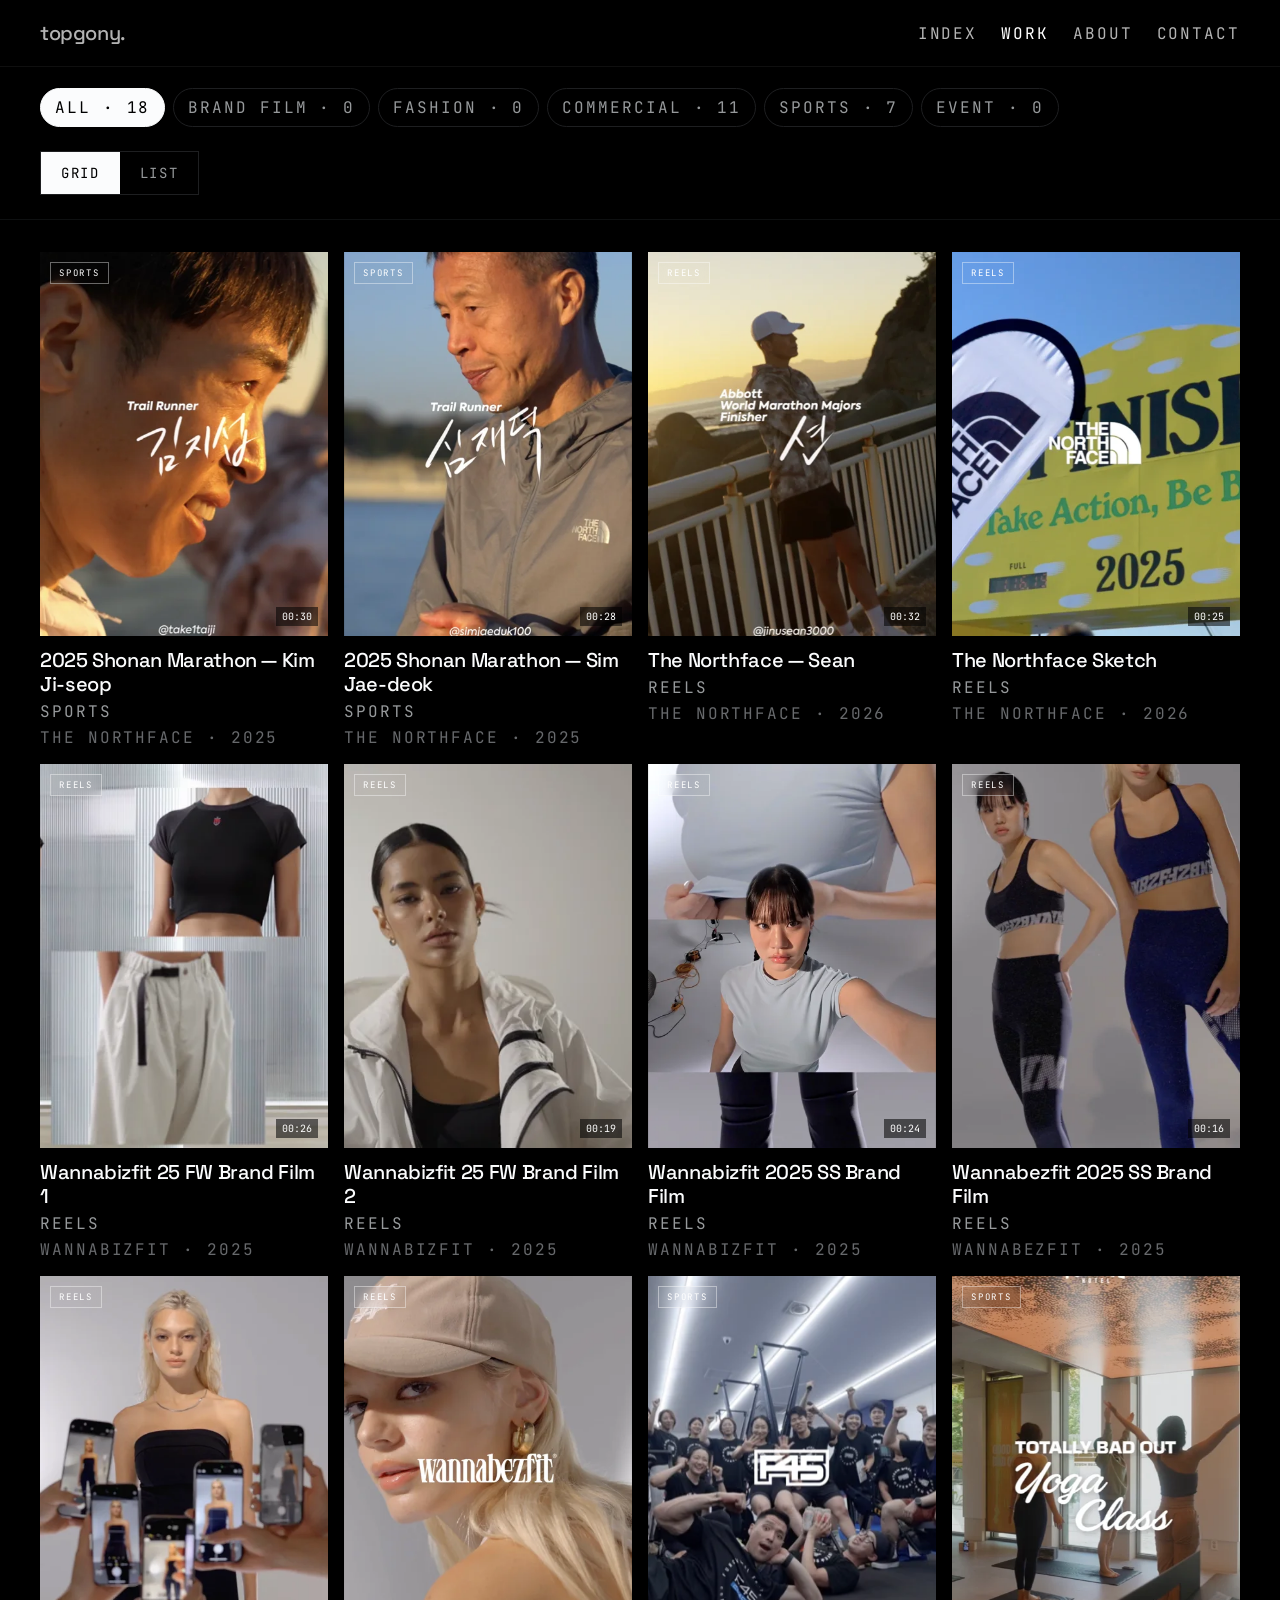
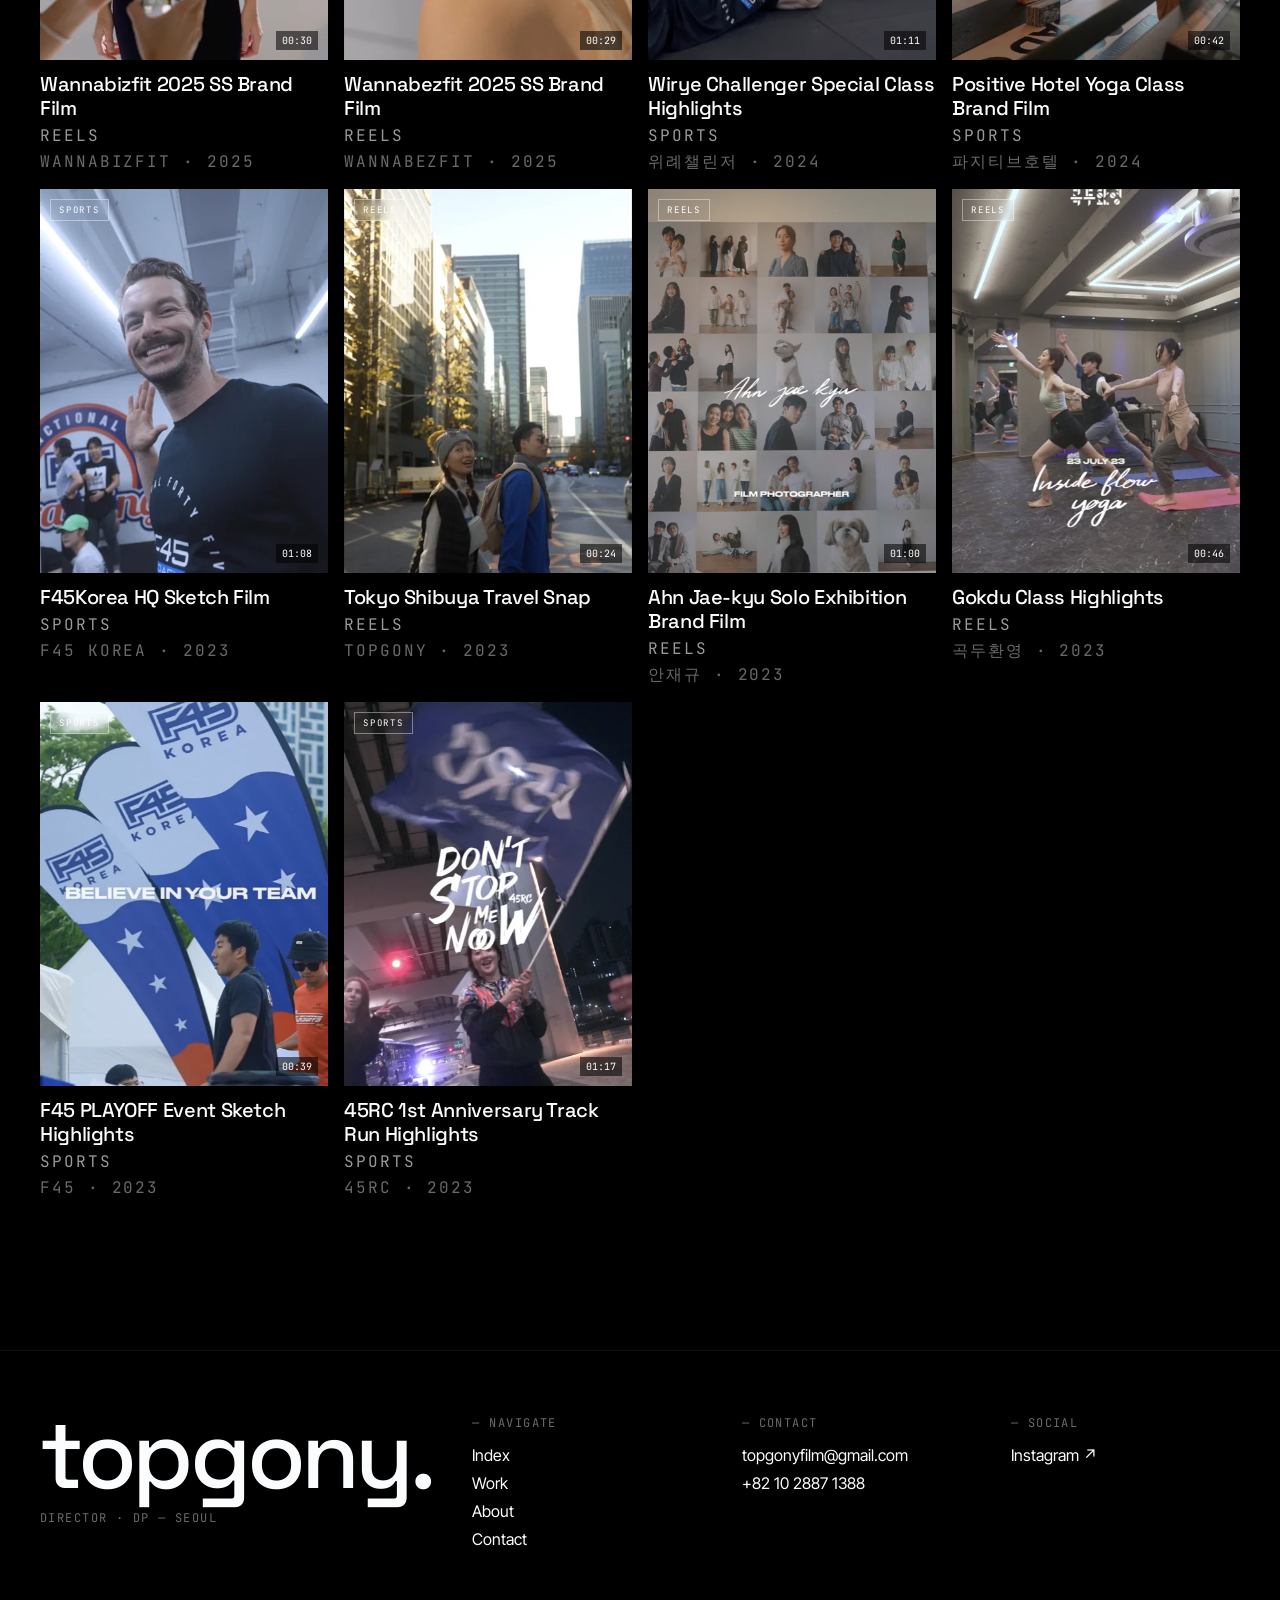
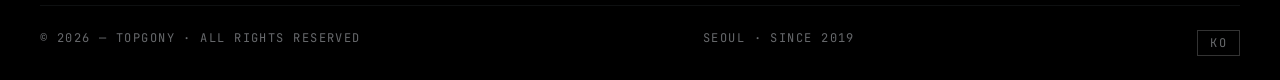
<file: work.html>
<!doctype html>
<html lang="ko"><head><meta charset="utf-8"/><meta name="viewport" content="width=device-width, initial-scale=1.0"/><title>Topgony — Work</title>
<meta name="description" content="Topgony의 뮤직비디오, 브랜드 필름, 스포츠 필름 작업 아카이브."/>
<meta property="og:type" content="website"/>
<meta property="og:url" content="https://topgonyisback.github.io/topgony-portfolio/work.html"/>
<meta property="og:title" content="Work — Topgony"/>
<meta property="og:description" content="Topgony의 뮤직비디오, 브랜드 필름, 스포츠 필름 작업 아카이브."/>
<meta property="og:image" content="https://topgonyisback.github.io/topgony-portfolio/photos/about-3.jpeg"/>
<meta name="twitter:card" content="summary_large_image"/>
<meta name="twitter:title" content="Work — Topgony"/>
<meta name="twitter:description" content="Topgony의 뮤직비디오, 브랜드 필름, 스포츠 필름 작업 아카이브."/>
<meta name="twitter:image" content="https://topgonyisback.github.io/topgony-portfolio/photos/about-3.jpeg"/>
<link rel="stylesheet" href="site.css"/>
<style>
#hd + .fb { margin-top: 64px; }
.vt { display:flex; border:1px solid var(--border); }
.vt button { padding:12px 20px; background:transparent; border:0; font-family:var(--font-mono); font-size:14px; letter-spacing:var(--ls-meta); text-transform:uppercase; color:var(--text-muted); cursor:pointer; }
.vt button.is-active { background:var(--text); color:#000; }
body[data-v="grid"] #list { display:none; }
body[data-v="list"] #grid { display:none; }
.yd { padding:48px var(--side-pad) 16px; display:flex; justify-content:space-between; align-items:baseline; border-bottom:1px solid var(--border); font-family:var(--font-mono); font-size:11px; letter-spacing:var(--ls-meta); text-transform:uppercase; color:var(--text-dim); }
.yd strong { font-family:var(--font-display); font-size:48px; font-weight:500; letter-spacing:-0.03em; color:var(--text); }
</style></head><body data-v="grid">
<div id="hd"></div>

<div class="fb">
  <div id="chipsWrap"></div>
  <div class="vt">
    <button class="is-active" data-v="grid">GRID</button>
    <button data-v="list">LIST</button>
  </div>
</div>

<div id="grid" class="mg"></div>
<div id="list"></div>

<div id="ft"></div>

<script src="i18n.js"></script><script src="data.js"></script><script src="components.js"></script>
<script>
document.getElementById('hd').innerHTML = tplHeader('work');
document.getElementById('ft').innerHTML = tplFooter();
document.getElementById('chipsWrap').innerHTML = tplChips('all');
document.getElementById('grid').innerHTML = TG.works.map(tplCard).join('');
bindVideos();
bindCardAnim();

const years = [...new Set(TG.works.map(w => w.year))].sort((a,b) => b-a);
document.getElementById('list').innerHTML = years.map(y => {
  const items = TG.works.filter(w => w.year === y).sort((a,b) => b.month - a.month);
  return `<div class="yd"><strong>${y}</strong><span>${items.length} FILMS</span></div>` + items.map(tplIdx).join('');
}).join('');

bindFilter();
document.querySelectorAll('.vt button').forEach(b => b.addEventListener('click', () => {
  document.querySelectorAll('.vt button').forEach(x => x.classList.remove('is-active'));
  b.classList.add('is-active');
  document.body.dataset.v = b.dataset.v;
}));
bindCopyPhone();
</script>
</body></html>
</file>
<file: site.css>
/* Topgony 포트폴리오 — 공용 스타일 (모든 페이지) */
@import url("https://fonts.googleapis.com/css2?family=Space+Grotesk:wght@300;400;500;600;700&family=Inter+Tight:wght@300;400;500;600;700&family=JetBrains+Mono:wght@400;500&display=swap");
/* ============================================
   CINEMA — Videographer Portfolio Design System
   ============================================ */
:root {
  --ink-000: #000000;
  --ink-050: oklch(0.08 0.003 250);
  --ink-100: oklch(0.12 0.003 250);
  --ink-200: oklch(0.17 0.003 250);
  --ink-300: oklch(0.24 0.004 250);
  --ink-400: oklch(0.36 0.005 250);
  --ink-500: oklch(0.52 0.005 250);
  --ink-600: oklch(0.68 0.005 250);
  --ink-700: oklch(0.82 0.004 250);
  --ink-800: oklch(0.93 0.003 250);
  --ink-900: oklch(0.99 0.002 250);
  --bg: var(--ink-000);
  --bg-elev-1: var(--ink-050);
  --bg-elev-2: var(--ink-100);
  --surface: var(--ink-200);
  --border: var(--ink-300);
  --border-subtle: var(--ink-200);
  --text: var(--ink-900);
  --text-muted: var(--ink-600);
  --text-dim: var(--ink-500);
  --rec: #ff2b2b;
  --live: #00ff88;
  --font-display: "Space Grotesk", "Helvetica Neue", Helvetica, Arial, sans-serif;
  --font-body: "Inter Tight", "Inter", "Helvetica Neue", Arial, sans-serif;
  --font-mono: "JetBrains Mono", "IBM Plex Mono", ui-monospace, monospace;
  --d-fast: 180ms;
  --d-base: 320ms;
  --e-out: cubic-bezier(0.22, 1, 0.36, 1);
  --ls-wide: 0.06em;
  --ls-meta: 0.12em;
  --ls-micro: 0.2em;
}
*, *::before, *::after { box-sizing: border-box; }
html, body { margin: 0; padding: 0; }
img, video { display: block; max-width: 100%; }
button { font-family: inherit; cursor: pointer; }

:root { --side-pad: max(32px, calc((100vw - 1200px) / 2)); }
html, body { overflow-x: hidden; }
body { background: #000; color: var(--text); min-height: 100vh; font-family: var(--font-body); }
a { color: inherit; text-decoration: none; }

/* === HEADER === */
.hd { position: fixed; top:0; left:0; right:0; display:flex; justify-content:space-between; align-items:center; gap:32px; padding:20px var(--side-pad); z-index:100; background:rgba(0,0,0,0.75); backdrop-filter:blur(14px); -webkit-backdrop-filter:blur(14px); color:#fff; border-bottom:1px solid rgba(255,255,255,0.06); }
.hd__l { display:none; }
.hd__r { display:flex; gap:24px; align-items:center; font-family:var(--font-mono); font-size:16px; letter-spacing:var(--ls-meta); text-transform:uppercase; justify-content:flex-end; }
.hd__b { font-family:var(--font-display); font-size:20px; font-weight:500; letter-spacing:-0.02em; }
.hd a { opacity:.7; transition: opacity var(--d-fast) var(--e-out); }
.hd a:hover, .hd a.is-active { opacity:1; }
.hd__dot { width:6px; height:6px; border-radius:50%; background:var(--live); box-shadow:0 0 8px var(--live); animation: pulse 1.4s infinite; }
@keyframes pulse { 50% { opacity:.4; } }

/* === FOOTER === */
.ft { padding:64px var(--side-pad) 24px; border-top:1px solid var(--border-subtle); display:grid; grid-template-columns:1.4fr 1fr 1fr 1fr; gap:40px; margin-top:120px; }
.ft__b { font-family:var(--font-display); font-size:96px; font-weight:500; letter-spacing:-0.045em; line-height:0.85; }
.ft__b small { display:block; font-family:var(--font-mono); font-size:12px; letter-spacing:var(--ls-meta); text-transform:uppercase; color:var(--text-dim); margin-top:16px; font-weight:400; }
.ft__c h5 { font-family:var(--font-mono); font-size:12px; letter-spacing:var(--ls-meta); text-transform:uppercase; color:var(--text-dim); font-weight:400; margin:0 0 14px; }
.ft__c ul { list-style:none; padding:0; margin:0; display:flex; flex-direction:column; gap:8px; }
.ft__c a { font-size:16px; color:var(--text); }
.ft__c a:hover { color:var(--text-muted); }
.ft__m { grid-column:1/-1; padding-top:24px; margin-top:16px; border-top:1px solid var(--border-subtle); display:flex; justify-content:space-between; font-family:var(--font-mono); font-size:12px; letter-spacing:var(--ls-meta); text-transform:uppercase; color:var(--text-dim); }

/* === BUTTON === */
.btn { display:inline-flex; align-items:center; gap:10px; padding:14px 22px; font-family:var(--font-mono); font-size:16px; letter-spacing:var(--ls-meta); text-transform:uppercase; background:transparent; color:var(--text); border:1px solid var(--text); cursor:pointer; transition: background var(--d-fast) var(--e-out), color var(--d-fast) var(--e-out); }
.btn:hover { background:var(--text); color:#000; }
.btn--p { background:var(--text); color:#000; }
.btn--p:hover { background:transparent; color:var(--text); }
.btn--lg { padding:20px 32px; font-size:16px; }

/* === HERO (page top) === */
.hero { padding:100px var(--side-pad) 40px; display:grid; grid-template-columns:1fr 1fr; gap:48px; align-items:end; border-bottom:1px solid var(--border-subtle); }
.hero__k { font-family:var(--font-mono); font-size:13px; letter-spacing:var(--ls-meta); color:var(--text-dim); text-transform:uppercase; margin-bottom:12px; }
.hero h1, .hero-film__content h1 { font-family:var(--font-display); font-size:clamp(40px, 7vw, 120px); font-weight:500; line-height:0.92; letter-spacing:-0.04em; margin:0; word-break:keep-all; overflow-wrap:break-word; }
.hero h1 em, .hero-film__content h1 em { font-style:normal; color:rgba(255,255,255,0.5); }
.hero__s { padding-bottom:16px; font-family:var(--font-mono); font-size:13px; letter-spacing:var(--ls-meta); text-transform:uppercase; color:var(--text-muted); line-height:1.8; }

/* === SECTION HEAD === */
.sh { display:flex; justify-content:space-between; align-items:flex-end; padding:80px var(--side-pad) 24px; gap:40px; border-bottom:1px solid var(--border-subtle); margin-bottom:32px; }
.sh h2 { font-family:var(--font-display); font-size:clamp(40px, 5vw, 64px); font-weight:500; letter-spacing:-0.03em; margin:0; }
.sh span { font-family:var(--font-mono); font-size:13px; letter-spacing:var(--ls-meta); text-transform:uppercase; color:var(--text-dim); }

/* === PLACEHOLDER THUMB === */
.ph { position:relative; overflow:hidden; background: repeating-linear-gradient(45deg, #0c0c0c 0 8px, #131313 8px 16px); }
.ph[style*="background-image"] { background: none; }
.ph::before { content: attr(data-r); position:absolute; inset:0; display:flex; align-items:center; justify-content:center; font-family:var(--font-mono); font-size:10px; letter-spacing:var(--ls-meta); color:var(--ink-500); text-transform:uppercase; }
.ph__tag { position:absolute; top:10px; left:10px; font-family:var(--font-mono); font-size:9px; letter-spacing:var(--ls-micro); text-transform:uppercase; padding:4px 8px; color:#fff; border:1px solid rgba(255,255,255,0.4); backdrop-filter:blur(6px); }
.ph__dur { position:absolute; right:10px; bottom:10px; font-family:var(--font-mono); font-size:10px; color:#fff; background:rgba(0,0,0,0.55); padding:3px 6px; }

/* === MAGAZINE GRID === */
.mg { padding:32px var(--side-pad); display:grid; grid-template-columns:repeat(4,1fr); gap:16px; }
.card { display:flex; flex-direction:column; cursor:pointer; }
.card .ph { aspect-ratio:3/4; width:100%; }
.card__vid { position:absolute; inset:0; width:100%; height:100%; object-fit:cover; opacity:0; transition:opacity 0.4s ease; }
.card__m { padding:12px 0 0; display:flex; flex-direction:column; gap:5px; }
.card__t { font-family:var(--font-display); font-size:20px; font-weight:500; letter-spacing:-0.018em; margin:0; line-height:1.2; }
.card__cat { font-family:var(--font-mono); font-size:16px; letter-spacing:var(--ls-meta); text-transform:uppercase; color:var(--text-muted); }
.card__cl { font-family:var(--font-mono); font-size:16px; letter-spacing:var(--ls-meta); text-transform:uppercase; color:var(--text-dim); }
@media (max-width:1024px) { .mg { grid-template-columns:repeat(3,1fr); } }
@media (max-width:640px) { .mg { grid-template-columns:repeat(2,1fr); } }
@media (max-width:480px) { .mg { grid-template-columns:repeat(1,1fr); } }

@media (max-width:640px) {
  /* Header */
  .hd { padding:14px 16px; }
  .hd__r { gap:16px; font-size:13px; }

  /* Footer */
  .ft { grid-template-columns:1fr 1fr; gap:24px; padding:48px 16px 24px; margin-top:64px; }
  .ft__b { font-size:56px; }
  .ft__m { flex-direction:column; gap:8px; }

  /* Hero */
  .hero { grid-template-columns:1fr; padding:80px 16px 32px; gap:24px; }

  /* Section head */
  .sh { padding:48px 16px 20px; flex-wrap:wrap; gap:8px; }

  /* Magazine grid */
  .mg { padding:16px; column-gap:8px; }

  /* Filter bar */
  .fb { padding:16px; top:48px; gap:12px; }
  .chip { padding:7px 12px; font-size:13px; }

  /* List/index row — hide secondary columns */
  .idx { grid-template-columns:36px 1fr 80px; gap:10px; padding:14px 16px; }
  .idx__c, .idx__r { display:none; }
  .idx__t { font-size:18px; }

  /* Marquee */
  .mq { padding:40px 16px; }

  /* Buttons */
  .btn { padding:12px 18px; font-size:14px; }
  .btn--lg { padding:16px 24px; }
}

/* === FILTER BAR === */
.fb { padding:24px var(--side-pad); display:flex; justify-content:space-between; align-items:center; gap:24px; border-bottom:1px solid var(--border-subtle); position:sticky; top:56px; z-index:10; background:rgba(0,0,0,0.92); backdrop-filter:blur(12px); flex-wrap:wrap; }
.chips { display:flex; gap:8px; flex-wrap:wrap; }
.chip { padding:8px 14px; border:1px solid var(--border); border-radius:999px; font-family:var(--font-mono); font-size:16px; letter-spacing:var(--ls-meta); text-transform:uppercase; color:var(--text-muted); background:transparent; cursor:pointer; transition: all var(--d-fast) var(--e-out); }
.chip:hover { color:var(--text); border-color:var(--text); }
.chip.is-active { background:var(--text); color:#000; border-color:var(--text); }

/* === LIST/INDEX ROW === */
.idx { display:grid; grid-template-columns:60px 1fr 1fr 160px 100px 80px; gap:24px; padding:20px var(--side-pad); border-bottom:1px solid var(--border-subtle); align-items:baseline; cursor:pointer; transition: background var(--d-fast) var(--e-out); }
.idx:hover { background:var(--ink-050); }
.idx__no, .idx__c, .idx__r, .idx__y { font-family:var(--font-mono); font-size:13px; letter-spacing:var(--ls-meta); text-transform:uppercase; color:var(--text-muted); }
.idx__no { color:var(--text-dim); letter-spacing:var(--ls-wide); }
.idx__t { font-family:var(--font-display); font-size:24px; font-weight:500; letter-spacing:-0.02em; color:var(--text); }
.idx__d { font-family:var(--font-mono); font-size:13px; color:var(--text); text-align:right; letter-spacing:var(--ls-wide); }

/* === BIG MARQUEE === */
.mq { padding:64px var(--side-pad); border-bottom:1px solid var(--border-subtle); overflow:hidden; }
.mq h2 { font-family:var(--font-display); font-size:clamp(64px, 10vw, 160px); font-weight:500; letter-spacing:-0.045em; line-height:0.92; margin:0; }
.mq h2 em { font-style:normal; color:var(--text-dim); }

/* === LANGUAGE TOGGLE === */
.lang-btn { font-family:var(--font-mono); font-size:12px; letter-spacing:var(--ls-meta); text-transform:uppercase; background:transparent; border:1px solid rgba(255,255,255,0.2); color:var(--text-dim); padding:4px 12px; cursor:pointer; transition: color var(--d-fast) var(--e-out), border-color var(--d-fast) var(--e-out); }
.lang-btn:hover { color:var(--text); border-color:rgba(255,255,255,0.6); }

/* === PAGE ENTRY ANIMATION === */
@keyframes tg-fade-up {
  from { opacity:0; transform:translateY(18px); }
  to   { opacity:1; transform:translateY(0); }
}
.anim {
  opacity:0;
  animation: tg-fade-up 0.65s cubic-bezier(0.22, 1, 0.36, 1) forwards;
}

/* === reduce motion === */
@media (prefers-reduced-motion: reduce) { * { animation-duration:0.01ms !important; transition-duration:0.01ms !important; } }
</file>
